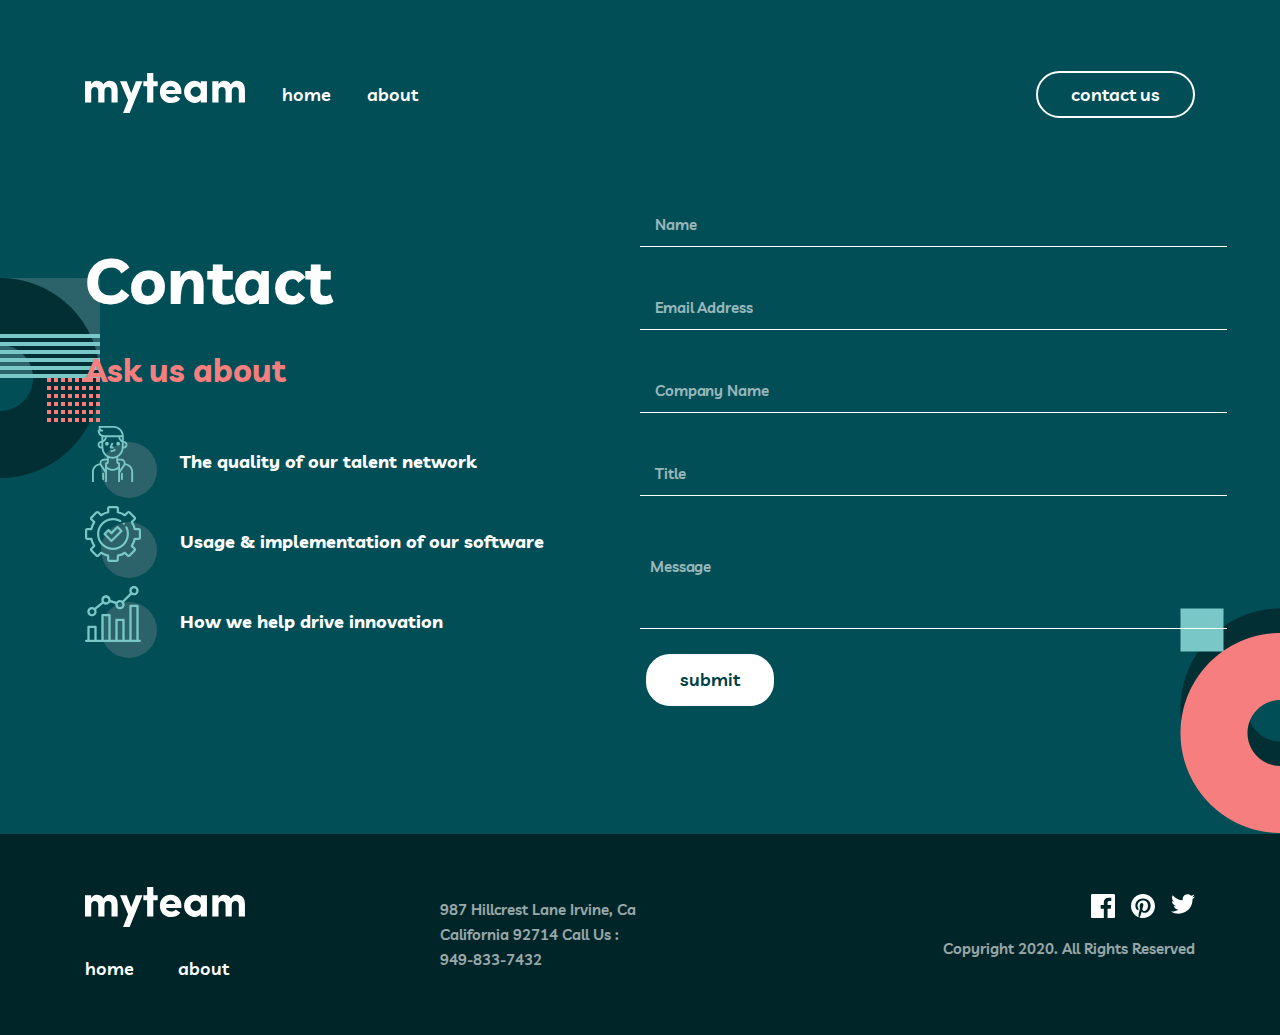
<file: contact.html>
<!DOCTYPE html>
<html lang="en">

<head>
    <meta charset="UTF-8">
    <meta name="viewport" content="width=device-width, initial-scale=1.0">
    <link rel="shortcut icon" href="https://www.flaticon.com/svg/static/icons/svg/921/921347.svg" type="image/x-icon">
    <title>Contact | My-team</title>
    <link rel="stylesheet" href="./assets/stylesheet/min.css/main.min.css">
    <link rel="stylesheet" href="./assets/fonts/transfonter.org-20201208-180004/stylesheet.css">

</head>

<body>
    <div class="overlay"></div>

    <header class="header">
        <div class="header__inner container">
            <div class="header-left">
                <a href="index.html" class="header-left__logo"><img src="./assets/icons/myteam.svg" alt="site logo"></a>
                <a href="index.html" class="header-left__link">home</a>
                <a href="about.html" class="header-left__link">about</a>
            </div>
            <div class="header-right">
                <a href="contact.html" class="header-right__link--primary">contact us</a>
            </div>
            <a href="javascript:void(0)" class="burger-button"><img src="./assets/icons/burger.svg" alt=""></a>
        </div>
        <div class="mobile-menu">
            <div class="mobile-menu__icon">
                <a class="close-btn" href="#"><img src="./assets/icons/close.svg" alt=""></a>
            </div>
            <div class="mobile-menu__link">
                <a href="index.html" class="link">home</a>
                <a href="about.html" class="link">about</a>
                <a href="contact.html" class="link button">contact us</a>
            </div>
        </div>
        </div>

    </header>

    <section class="form">
        <div class="form-inner container">
            <div class="right">
                <h1 class="right__title">Contact</h1>
                <h3 class="right__subtitle">Ask us about</h3>
                <div class="right__item">
                    <img src="./assets/icons/quality.svg" alt="quality" class="image">
                    <p class="name">The quality of our talent network</p>
                </div>
                <div class="right__item">
                    <img src="./assets/icons/setting.svg" alt="quality" class="image">
                    <p class="name">Usage & implementation of our software</p>
                </div>
                <div class="right__item">
                    <img src="./assets/icons/statistics.svg" alt="quality" class="image">
                    <p class="name">How we help drive innovation</p>
                </div>
            </div>
            <div class="left">
                <form action="https://echo.htmlacademy.ru" method="GET">
                    <input type="text" id="fname" name="first name">
                    <label for="fname">Name</label>

                    <input type="email" required name="email address" id="mail">
                    <label for="mail">Email Address</label>

                    <input type="text" id="company" name="Company name">
                    <label for="company">Company Name</label>

                    <input type="text" name="title" id="title">
                    <label for="title">Title</label>

                    <textarea name="message" id="message" cols="30" rows="3"></textarea>
                    <label for="message">Message</label>
                    <button type="submit">submit</button>
                </form>
            </div>
        </div>
    </section>




    <footer class="footer">
        <div class="footer__inner container">
            <div class="footer-left">
                <div class="footer-left__logo">
                    <a href="#" class="logo"><img src="./assets/icons/myteam.svg" alt=""></a>
                    <a class="footer-link mr" href="#">home</a>
                    <a class="footer-link" href="#">about</a>
                </div>
                <div class="footer-left__address">
                    <p>
                        987 Hillcrest Lane
                        Irvine, Ca
                        California 92714
                        Call Us : 949-833-7432
                    </p>
                </div>
            </div>
            <div class="footer-right">
                <div class="footer-right__top">
                    <a href="#">
                        <svg width="24" height="24" viewBox="0 0 24 24" xmlns="http://www.w3.org/2000/svg">
                            <path
                                d="M22.675 0H1.325C0.593 0 0 0.593 0 1.325V22.676C0 23.407 0.593 24 1.325 24H12.82V14.706H9.692V11.084H12.82V8.413C12.82 5.313 14.713 3.625 17.479 3.625C18.804 3.625 19.942 3.724 20.274 3.768V7.008L18.356 7.009C16.852 7.009 16.561 7.724 16.561 8.772V11.085H20.148L19.681 14.707H16.561V24H22.677C23.407 24 24 23.407 24 22.675V1.325C24 0.593 23.407 0 22.675 0Z" />
                        </svg>

                    </a>
                    <a href="#">
                        <svg width="24" height="24" viewBox="0 0 24 24" xmlns="http://www.w3.org/2000/svg">
                            <path id="Path"
                                d="M12 0C5.373 0 0 5.372 0 12C0 17.084 3.163 21.426 7.627 23.174C7.522 22.225 7.427 20.769 7.669 19.733C7.887 18.796 9.076 13.768 9.076 13.768C9.076 13.768 8.717 13.049 8.717 11.986C8.717 10.318 9.684 9.072 10.888 9.072C11.911 9.072 12.406 9.841 12.406 10.762C12.406 11.791 11.751 13.33 11.412 14.757C11.129 15.951 12.011 16.926 13.189 16.926C15.322 16.926 16.961 14.677 16.961 11.431C16.961 8.558 14.897 6.549 11.949 6.549C8.535 6.549 6.531 9.11 6.531 11.756C6.531 12.787 6.928 13.894 7.424 14.494C7.522 14.613 7.536 14.718 7.507 14.839L7.174 16.199C7.121 16.419 7 16.466 6.772 16.36C5.273 15.662 4.336 13.471 4.336 11.711C4.336 7.926 7.086 4.449 12.265 4.449C16.428 4.449 19.663 7.416 19.663 11.38C19.663 15.516 17.056 18.844 13.436 18.844C12.22 18.844 11.077 18.213 10.686 17.466L9.938 20.319C9.667 21.362 8.936 22.669 8.446 23.465C9.57 23.812 10.763 24 12 24C18.627 24 24 18.627 24 12C24 5.372 18.627 0 12 0Z" />
                        </svg>

                    </a>
                    <a href="#">
                        <svg width="24" height="20" viewBox="0 0 24 20" xmlns="http://www.w3.org/2000/svg">
                            <path id="Path"
                                d="M24 2.55699C23.117 2.94899 22.168 3.21299 21.172 3.33199C22.189 2.72299 22.97 1.75799 23.337 0.607986C22.386 1.17199 21.332 1.58199 20.21 1.80299C19.313 0.845986 18.032 0.247986 16.616 0.247986C13.437 0.247986 11.101 3.21399 11.819 6.29299C7.728 6.08799 4.1 4.12799 1.671 1.14899C0.381 3.36199 1.002 6.25699 3.194 7.72299C2.388 7.69699 1.628 7.47599 0.965 7.10699C0.911 9.38799 2.546 11.522 4.914 11.997C4.221 12.185 3.462 12.229 2.69 12.081C3.316 14.037 5.134 15.46 7.29 15.5C5.22 17.123 2.612 17.848 0 17.54C2.179 18.937 4.768 19.752 7.548 19.752C16.69 19.752 21.855 12.031 21.543 5.10599C22.505 4.41099 23.34 3.54399 24 2.55699Z" />
                        </svg>

                    </a>
                </div>
                <div class="footer-right__bottom">
                    <p class="copyright">Copyright 2020. All Rights Reserved</p>
                </div>
            </div>
        </div>
    </footer>
    <script src="https://code.jquery.com/jquery-3.5.1.min.js"
        integrity="sha256-9/aliU8dGd2tb6OSsuzixeV4y/faTqgFtohetphbbj0=" crossorigin="anonymous"></script>
    <script src="./assets/scripts/app.main.js"></script>
</body>

</html>
</file>
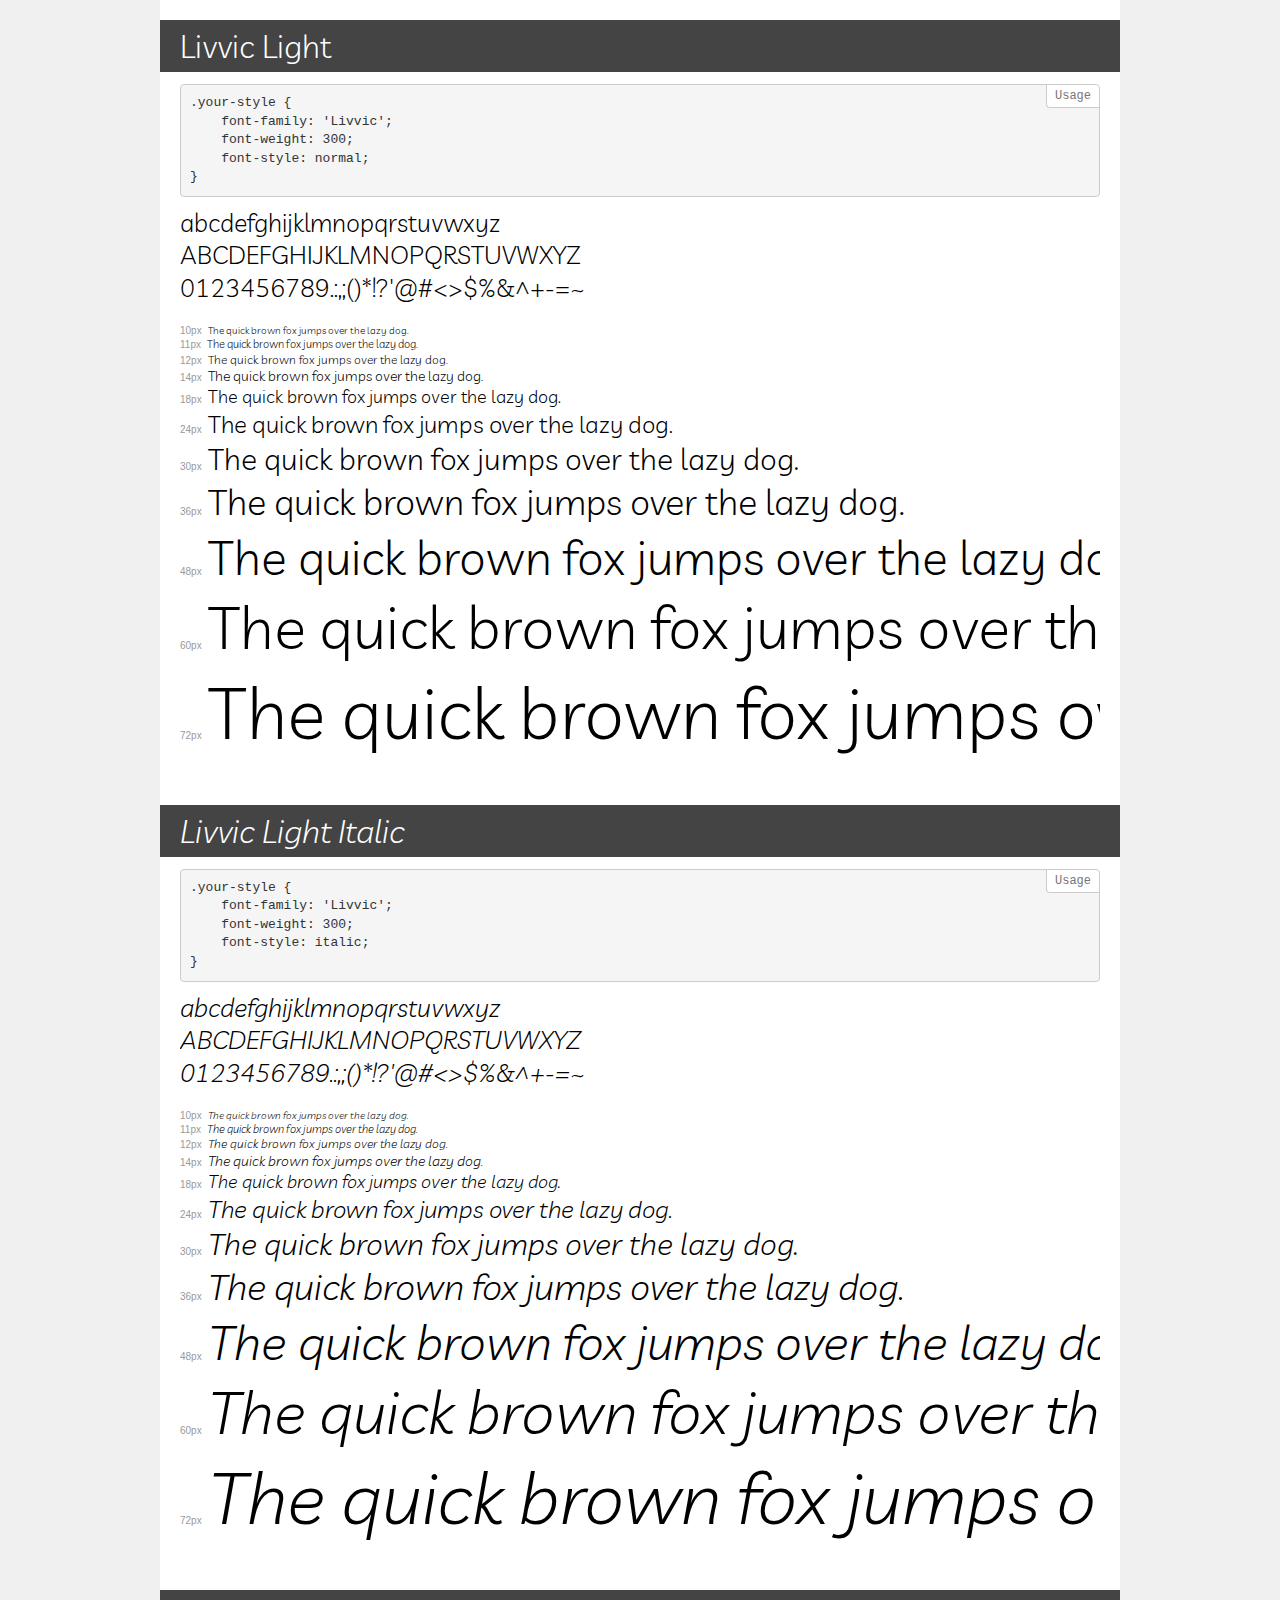
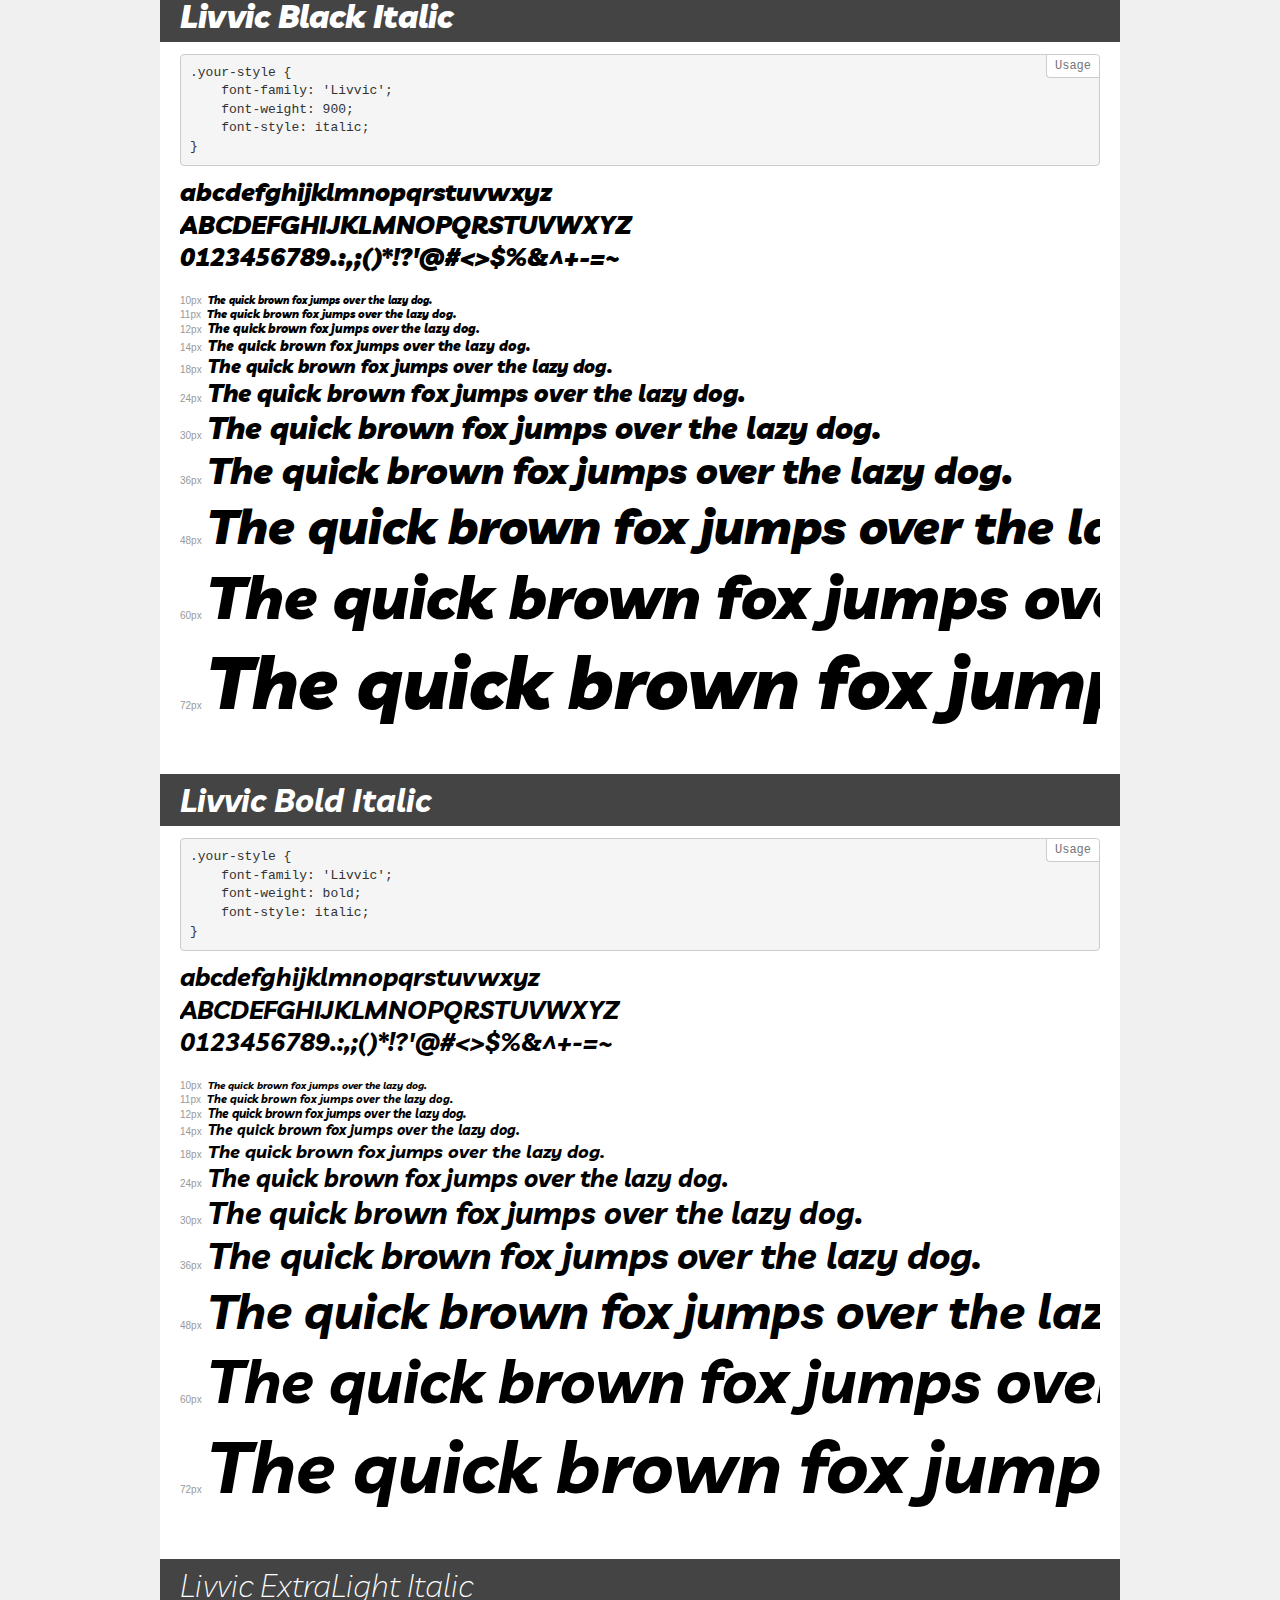
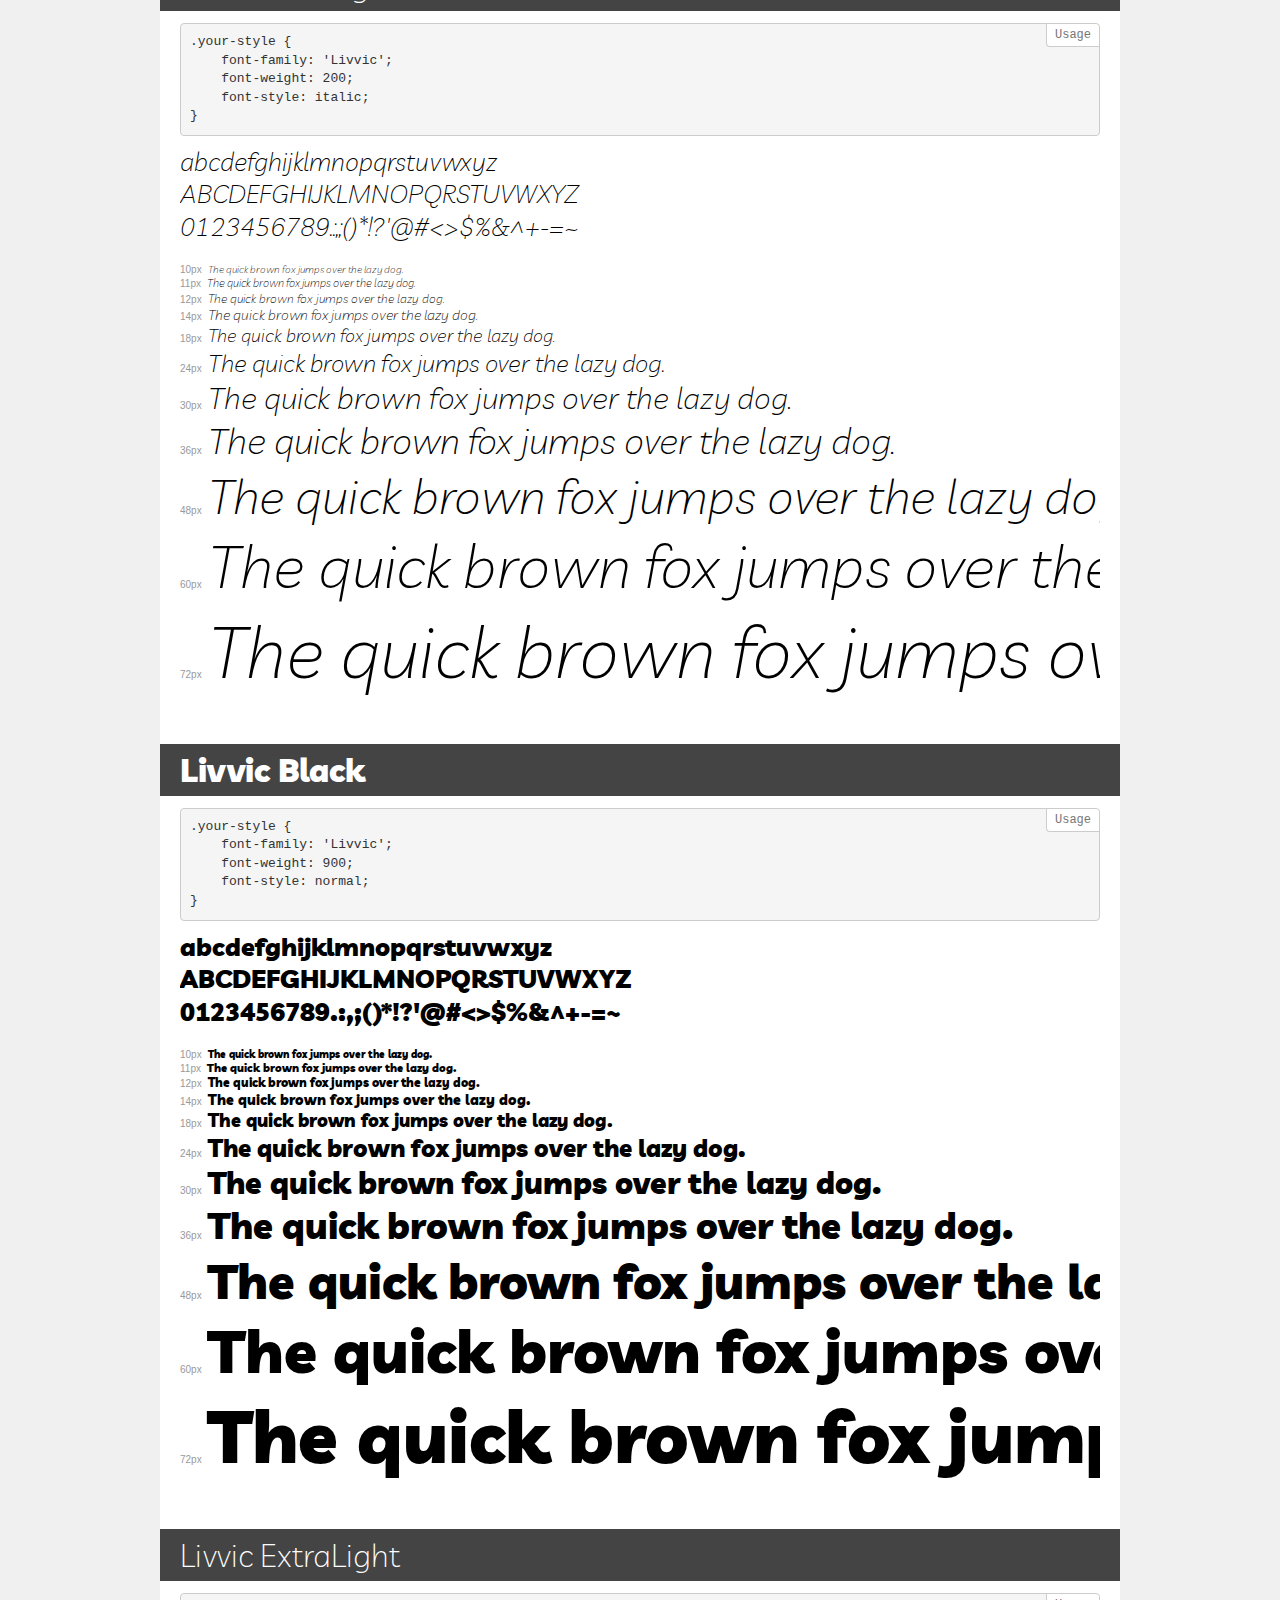
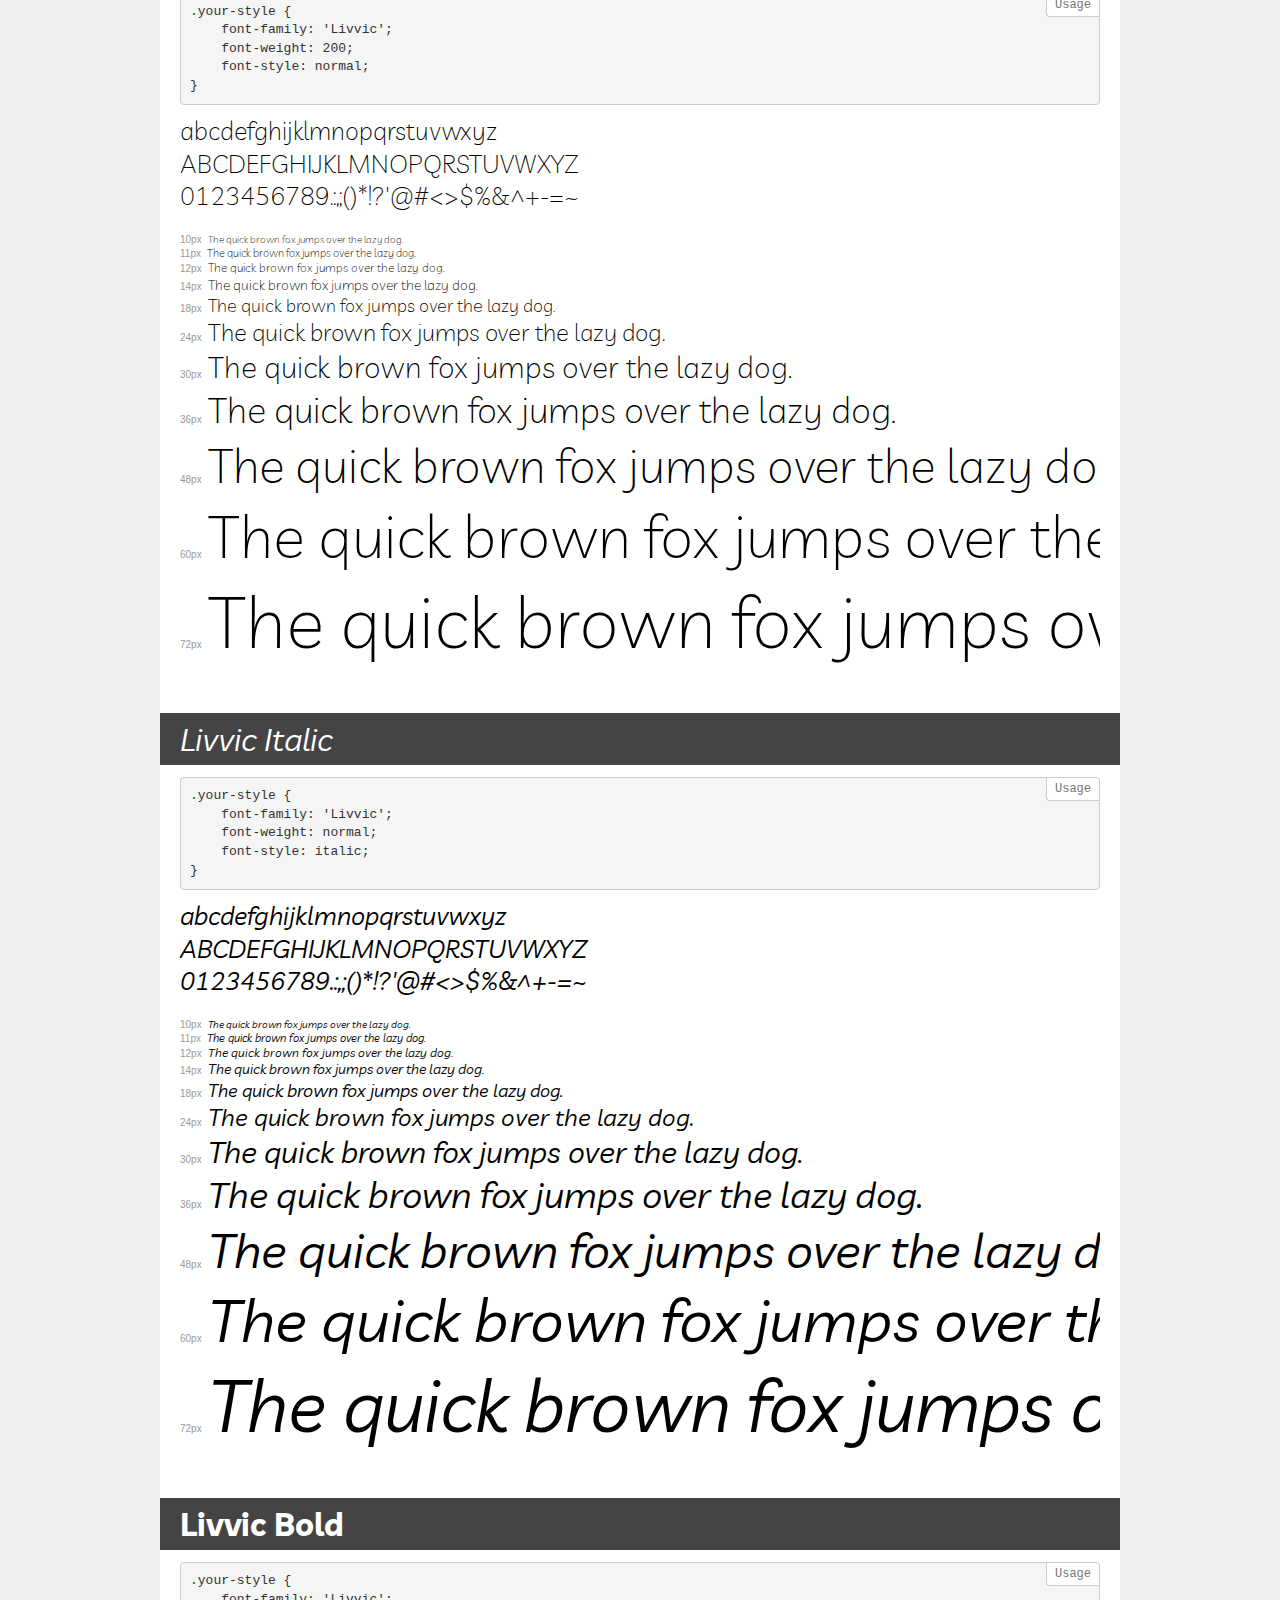
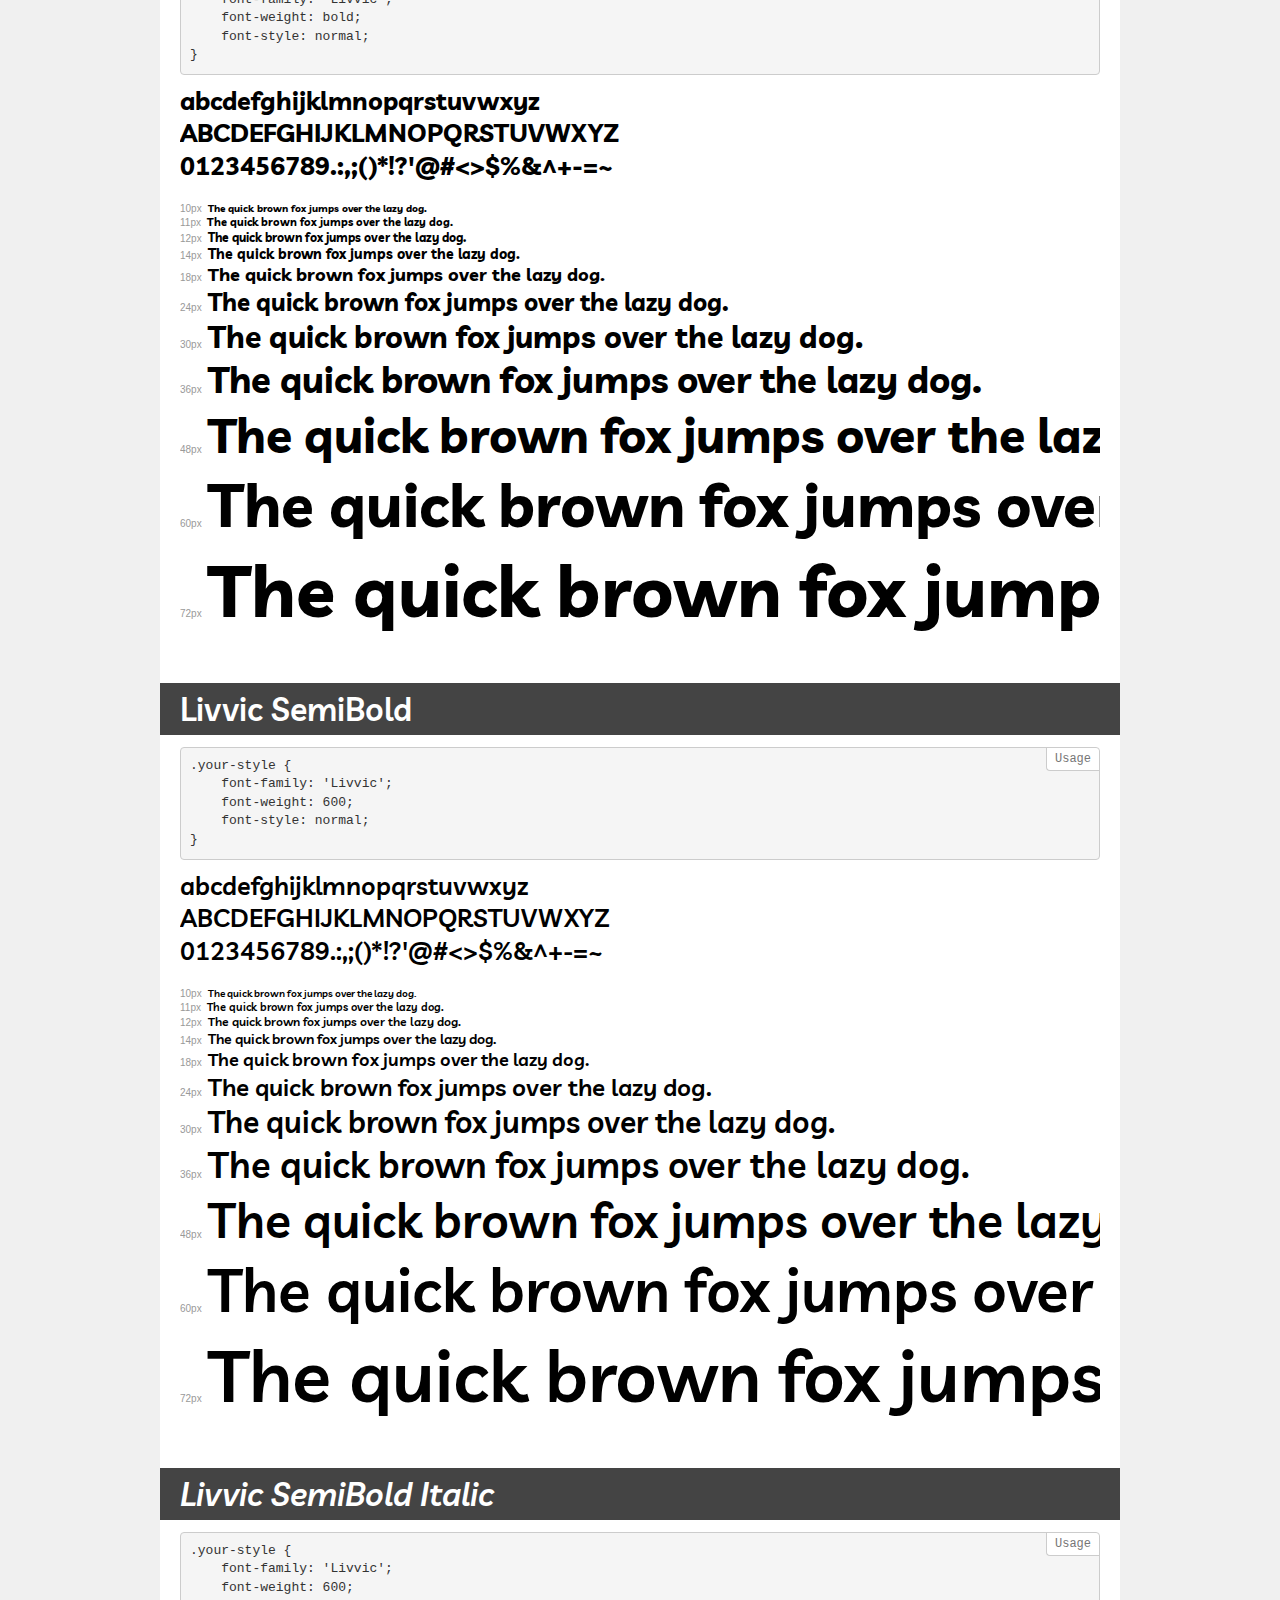
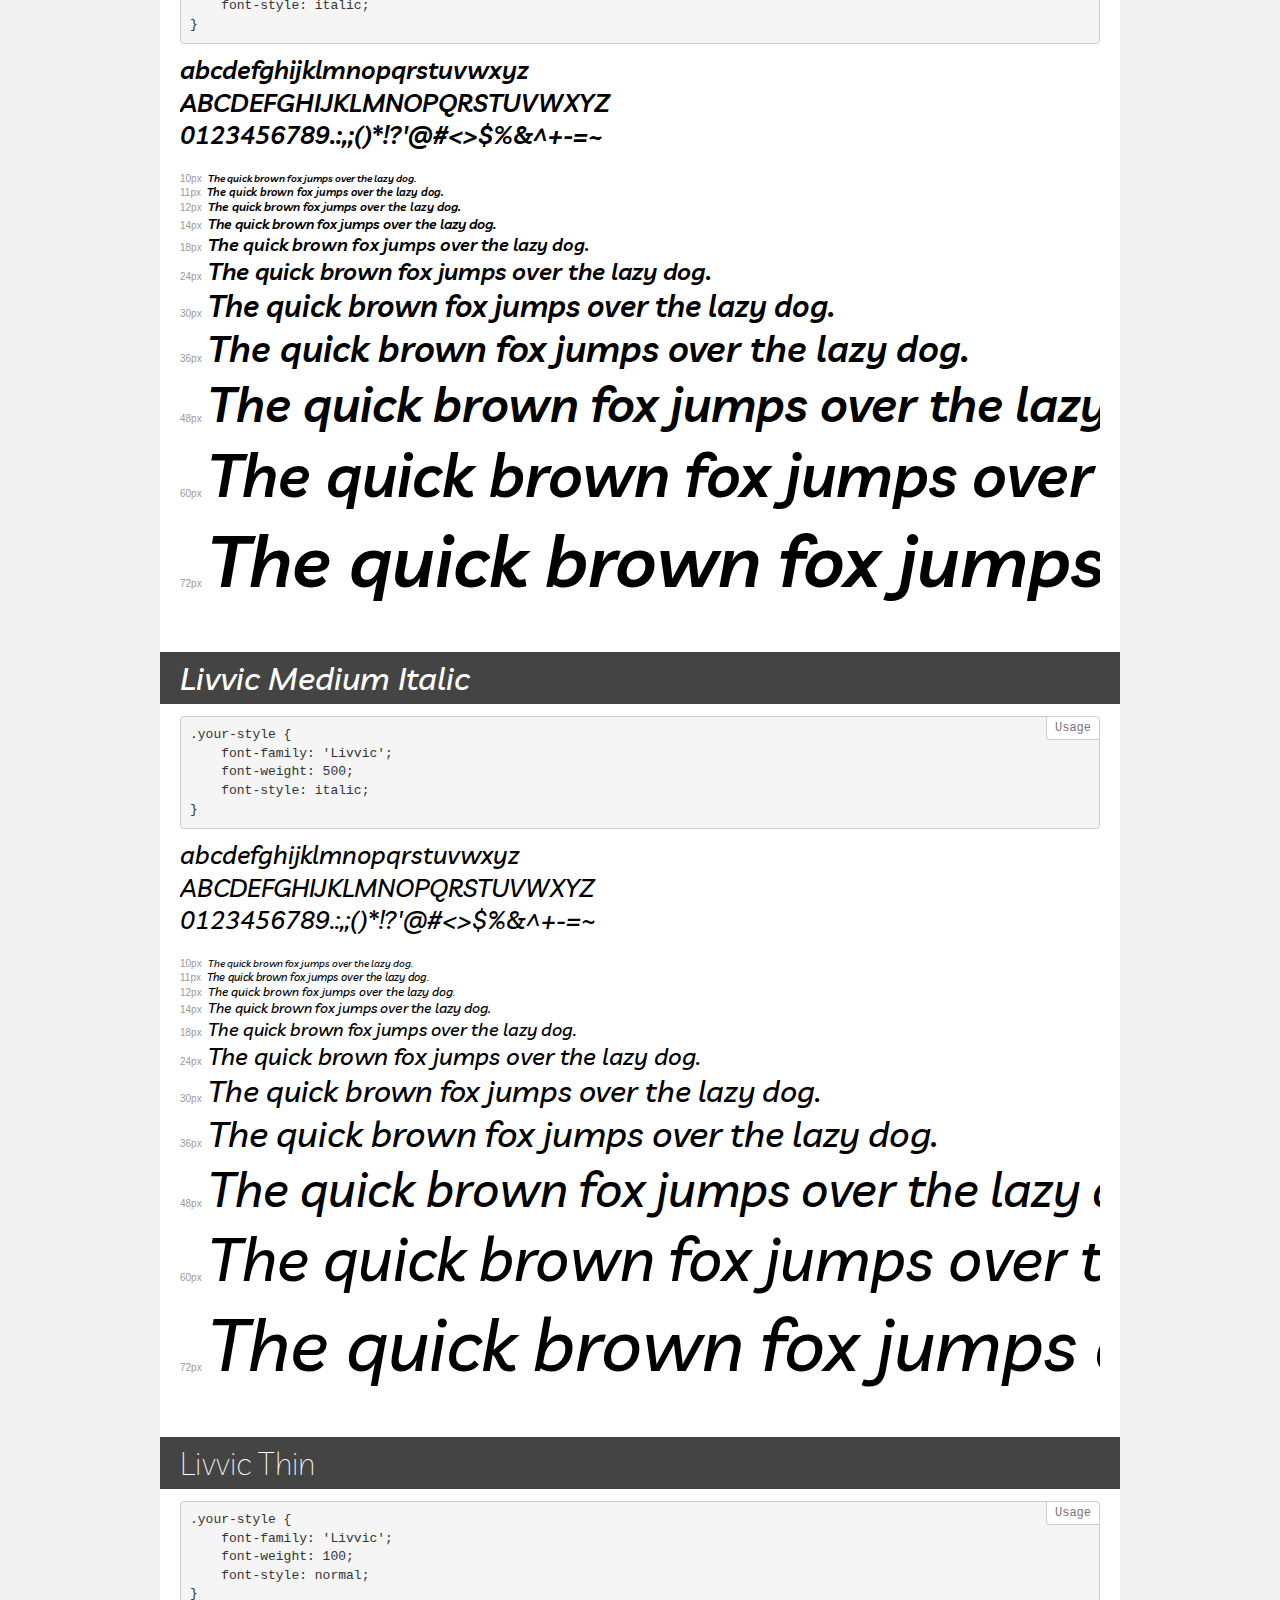
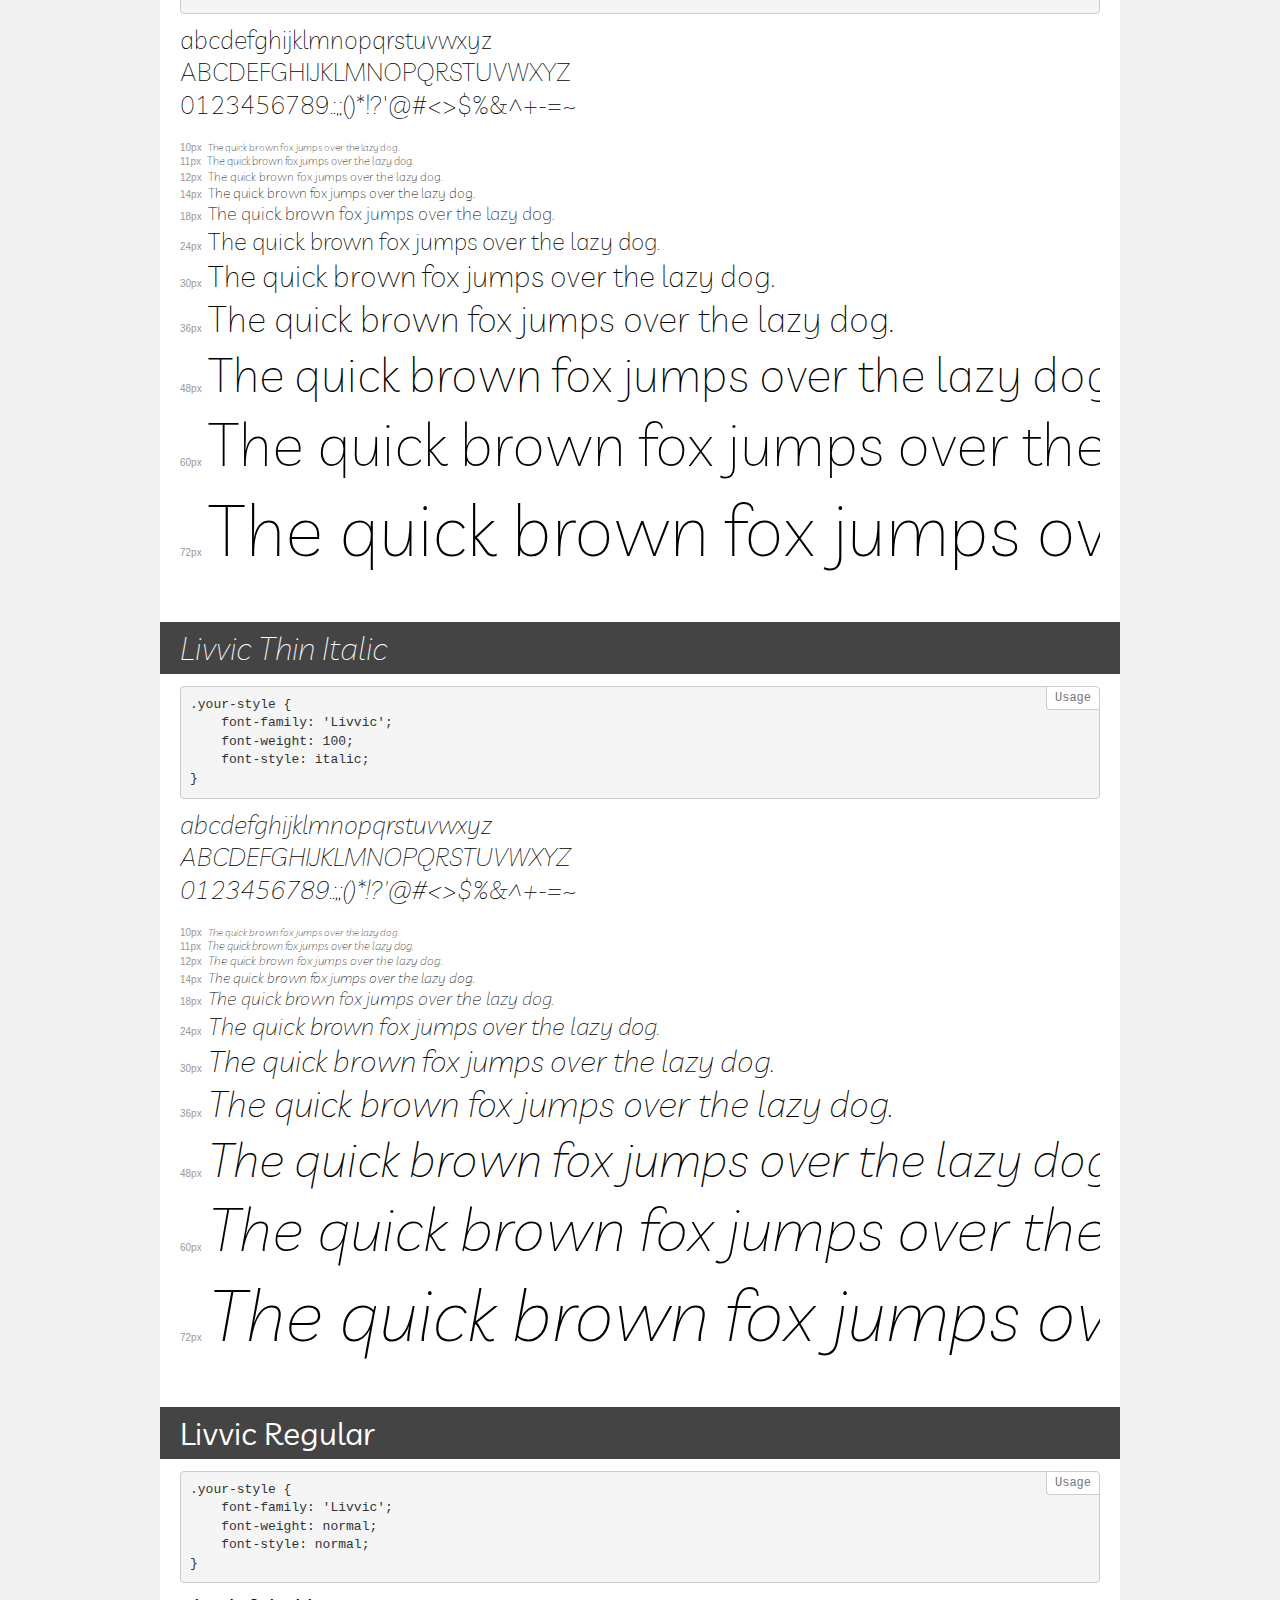
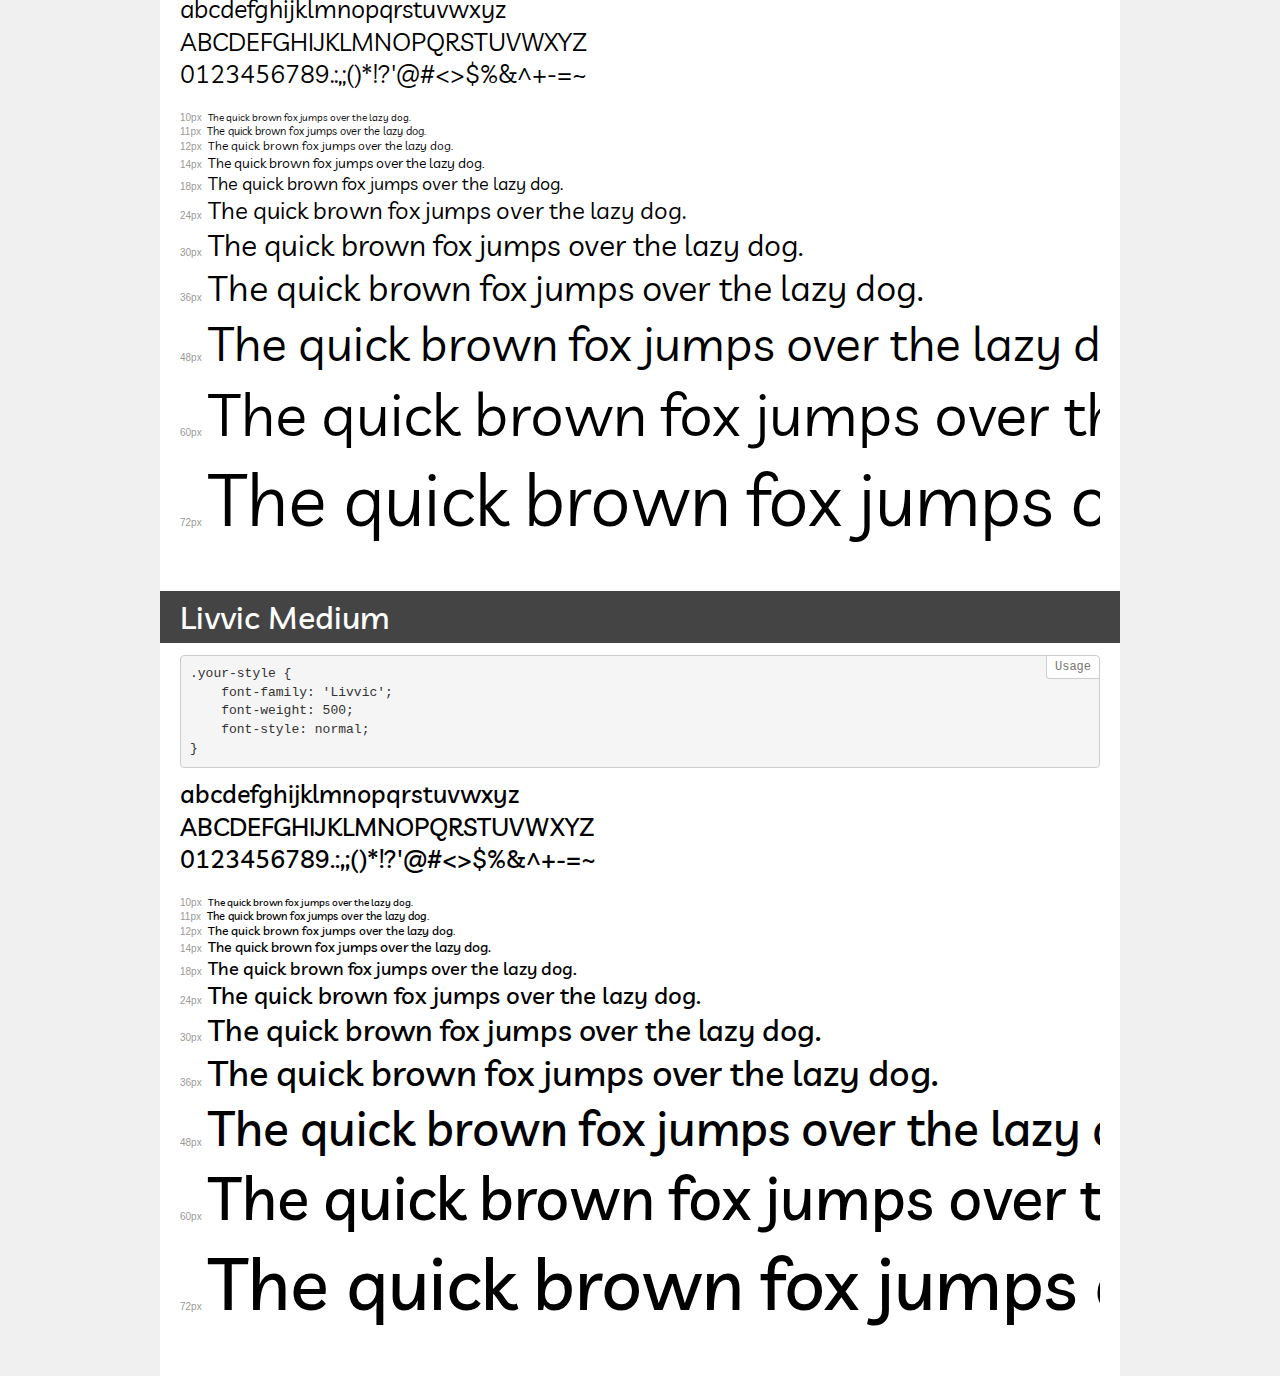
<file: assets/fonts/transfonter.org-20201208-180004/demo.html>
<!DOCTYPE html>
<html lang="en">
<head>
    <meta charset="utf-8">
    <meta http-equiv="X-UA-Compatible" content="IE=edge">
    <meta name="viewport" content="width=device-width, initial-scale=1">
    <meta name="robots" content="noindex, noarchive">
    <meta name="format-detection" content="telephone=no">
    <title>Transfonter demo</title>
    <link href="stylesheet.css" rel="stylesheet">
    <style>
        /*
        http://meyerweb.com/eric/tools/css/reset/
        v2.0 | 20110126
        License: none (public domain)
        */
        html, body, div, span, applet, object, iframe,
        h1, h2, h3, h4, h5, h6, p, blockquote, pre,
        a, abbr, acronym, address, big, cite, code,
        del, dfn, em, img, ins, kbd, q, s, samp,
        small, strike, strong, sub, sup, tt, var,
        b, u, i, center,
        dl, dt, dd, ol, ul, li,
        fieldset, form, label, legend,
        table, caption, tbody, tfoot, thead, tr, th, td,
        article, aside, canvas, details, embed,
        figure, figcaption, footer, header, hgroup,
        menu, nav, output, ruby, section, summary,
        time, mark, audio, video {
            margin: 0;
            padding: 0;
            border: 0;
            font-size: 100%;
            font: inherit;
            vertical-align: baseline;
        }
        /* HTML5 display-role reset for older browsers */
        article, aside, details, figcaption, figure,
        footer, header, hgroup, menu, nav, section {
            display: block;
        }
        body {
            line-height: 1;
        }
        ol, ul {
            list-style: none;
        }
        blockquote, q {
            quotes: none;
        }
        blockquote:before, blockquote:after,
        q:before, q:after {
            content: '';
            content: none;
        }
        table {
            border-collapse: collapse;
            border-spacing: 0;
        }
        /* demo styles */
        body {
            background: #f0f0f0;
            color: #000;
        }
        .page {
            background: #fff;
            width: 920px;
            margin: 0 auto;
            padding: 20px 20px 0 20px;
            overflow: hidden;
        }
        .font-container {
            overflow-x: auto;
            overflow-y: hidden;
            margin-bottom: 40px;
            line-height: 1.3;
            white-space: nowrap;
            padding-bottom: 5px;
        }
        h1 {
            position: relative;
            background: #444;
            font-size: 32px;
            color: #fff;
            padding: 10px 20px;
            margin: 0 -20px 12px -20px;
        }
        .letters {
            font-size: 25px;
            margin-bottom: 20px;
        }
        .s10:before {
            content: '10px';
        }
        .s11:before {
            content: '11px';
        }
        .s12:before {
            content: '12px';
        }
        .s14:before {
            content: '14px';
        }
        .s18:before {
            content: '18px';
        }
        .s24:before {
            content: '24px';
        }
        .s30:before {
            content: '30px';
        }
        .s36:before {
            content: '36px';
        }
        .s48:before {
            content: '48px';
        }
        .s60:before {
            content: '60px';
        }
        .s72:before {
            content: '72px';
        }
        .s10:before, .s11:before, .s12:before, .s14:before,
        .s18:before, .s24:before, .s30:before, .s36:before,
        .s48:before, .s60:before, .s72:before {
            font-family: Arial, sans-serif;
            font-size: 10px;
            font-weight: normal;
            font-style: normal;
            color: #999;
            padding-right: 6px;
        }
        pre {
            display: block;
            position: relative;
            padding: 9px;
            margin: 0 0 10px;
            font-family: Monaco, Menlo, Consolas, "Courier New", monospace;
            font-size: 13px;
            line-height: 1.428571429;
            color: #333;
            font-weight: normal;
            font-style: normal;
            background-color: #f5f5f5;
            border: 1px solid #ccc;
            overflow-x: auto;
            border-radius: 4px;
        }
        pre:after {
            display: block;
            position: absolute;
            right: 0;
            top: 0;
            content: 'Usage';
            line-height: 1;
            padding: 5px 8px;
            font-size: 12px;
            color: #767676;
            background-color: #fff;
            border: 1px solid #ccc;
            border-right: none;
            border-top: none;
            border-radius: 0 4px 0 4px;
            z-index: 10;
        }
        /* responsive */
        @media (max-width: 959px) {
            .page {
                width: auto;
                margin: 0;
            }
        }
    </style>
</head>
<body>
<div class="page">
    <div class="demo">
        <h1 style="font-family: 'Livvic'; font-weight: 300; font-style: normal;">Livvic Light</h1>
        <pre>.your-style {
    font-family: 'Livvic';
    font-weight: 300;
    font-style: normal;
}</pre>
        <div class="font-container" style="font-family: 'Livvic'; font-weight: 300; font-style: normal;">
            <p class="letters">
                abcdefghijklmnopqrstuvwxyz<br>
ABCDEFGHIJKLMNOPQRSTUVWXYZ<br>
                0123456789.:,;()*!?'@#<>$%&^+-=~
            </p>
            <p class="s10" style="font-size: 10px;">The quick brown fox jumps over the lazy dog.</p>
            <p class="s11" style="font-size: 11px;">The quick brown fox jumps over the lazy dog.</p>
            <p class="s12" style="font-size: 12px;">The quick brown fox jumps over the lazy dog.</p>
            <p class="s14" style="font-size: 14px;">The quick brown fox jumps over the lazy dog.</p>
            <p class="s18" style="font-size: 18px;">The quick brown fox jumps over the lazy dog.</p>
            <p class="s24" style="font-size: 24px;">The quick brown fox jumps over the lazy dog.</p>
            <p class="s30" style="font-size: 30px;">The quick brown fox jumps over the lazy dog.</p>
            <p class="s36" style="font-size: 36px;">The quick brown fox jumps over the lazy dog.</p>
            <p class="s48" style="font-size: 48px;">The quick brown fox jumps over the lazy dog.</p>
            <p class="s60" style="font-size: 60px;">The quick brown fox jumps over the lazy dog.</p>
            <p class="s72" style="font-size: 72px;">The quick brown fox jumps over the lazy dog.</p>
        </div>
    </div>
    <div class="demo">
        <h1 style="font-family: 'Livvic'; font-weight: 300; font-style: italic;">Livvic Light Italic</h1>
        <pre>.your-style {
    font-family: 'Livvic';
    font-weight: 300;
    font-style: italic;
}</pre>
        <div class="font-container" style="font-family: 'Livvic'; font-weight: 300; font-style: italic;">
            <p class="letters">
                abcdefghijklmnopqrstuvwxyz<br>
ABCDEFGHIJKLMNOPQRSTUVWXYZ<br>
                0123456789.:,;()*!?'@#<>$%&^+-=~
            </p>
            <p class="s10" style="font-size: 10px;">The quick brown fox jumps over the lazy dog.</p>
            <p class="s11" style="font-size: 11px;">The quick brown fox jumps over the lazy dog.</p>
            <p class="s12" style="font-size: 12px;">The quick brown fox jumps over the lazy dog.</p>
            <p class="s14" style="font-size: 14px;">The quick brown fox jumps over the lazy dog.</p>
            <p class="s18" style="font-size: 18px;">The quick brown fox jumps over the lazy dog.</p>
            <p class="s24" style="font-size: 24px;">The quick brown fox jumps over the lazy dog.</p>
            <p class="s30" style="font-size: 30px;">The quick brown fox jumps over the lazy dog.</p>
            <p class="s36" style="font-size: 36px;">The quick brown fox jumps over the lazy dog.</p>
            <p class="s48" style="font-size: 48px;">The quick brown fox jumps over the lazy dog.</p>
            <p class="s60" style="font-size: 60px;">The quick brown fox jumps over the lazy dog.</p>
            <p class="s72" style="font-size: 72px;">The quick brown fox jumps over the lazy dog.</p>
        </div>
    </div>
    <div class="demo">
        <h1 style="font-family: 'Livvic'; font-weight: 900; font-style: italic;">Livvic Black Italic</h1>
        <pre>.your-style {
    font-family: 'Livvic';
    font-weight: 900;
    font-style: italic;
}</pre>
        <div class="font-container" style="font-family: 'Livvic'; font-weight: 900; font-style: italic;">
            <p class="letters">
                abcdefghijklmnopqrstuvwxyz<br>
ABCDEFGHIJKLMNOPQRSTUVWXYZ<br>
                0123456789.:,;()*!?'@#<>$%&^+-=~
            </p>
            <p class="s10" style="font-size: 10px;">The quick brown fox jumps over the lazy dog.</p>
            <p class="s11" style="font-size: 11px;">The quick brown fox jumps over the lazy dog.</p>
            <p class="s12" style="font-size: 12px;">The quick brown fox jumps over the lazy dog.</p>
            <p class="s14" style="font-size: 14px;">The quick brown fox jumps over the lazy dog.</p>
            <p class="s18" style="font-size: 18px;">The quick brown fox jumps over the lazy dog.</p>
            <p class="s24" style="font-size: 24px;">The quick brown fox jumps over the lazy dog.</p>
            <p class="s30" style="font-size: 30px;">The quick brown fox jumps over the lazy dog.</p>
            <p class="s36" style="font-size: 36px;">The quick brown fox jumps over the lazy dog.</p>
            <p class="s48" style="font-size: 48px;">The quick brown fox jumps over the lazy dog.</p>
            <p class="s60" style="font-size: 60px;">The quick brown fox jumps over the lazy dog.</p>
            <p class="s72" style="font-size: 72px;">The quick brown fox jumps over the lazy dog.</p>
        </div>
    </div>
    <div class="demo">
        <h1 style="font-family: 'Livvic'; font-weight: bold; font-style: italic;">Livvic Bold Italic</h1>
        <pre>.your-style {
    font-family: 'Livvic';
    font-weight: bold;
    font-style: italic;
}</pre>
        <div class="font-container" style="font-family: 'Livvic'; font-weight: bold; font-style: italic;">
            <p class="letters">
                abcdefghijklmnopqrstuvwxyz<br>
ABCDEFGHIJKLMNOPQRSTUVWXYZ<br>
                0123456789.:,;()*!?'@#<>$%&^+-=~
            </p>
            <p class="s10" style="font-size: 10px;">The quick brown fox jumps over the lazy dog.</p>
            <p class="s11" style="font-size: 11px;">The quick brown fox jumps over the lazy dog.</p>
            <p class="s12" style="font-size: 12px;">The quick brown fox jumps over the lazy dog.</p>
            <p class="s14" style="font-size: 14px;">The quick brown fox jumps over the lazy dog.</p>
            <p class="s18" style="font-size: 18px;">The quick brown fox jumps over the lazy dog.</p>
            <p class="s24" style="font-size: 24px;">The quick brown fox jumps over the lazy dog.</p>
            <p class="s30" style="font-size: 30px;">The quick brown fox jumps over the lazy dog.</p>
            <p class="s36" style="font-size: 36px;">The quick brown fox jumps over the lazy dog.</p>
            <p class="s48" style="font-size: 48px;">The quick brown fox jumps over the lazy dog.</p>
            <p class="s60" style="font-size: 60px;">The quick brown fox jumps over the lazy dog.</p>
            <p class="s72" style="font-size: 72px;">The quick brown fox jumps over the lazy dog.</p>
        </div>
    </div>
    <div class="demo">
        <h1 style="font-family: 'Livvic'; font-weight: 200; font-style: italic;">Livvic ExtraLight Italic</h1>
        <pre>.your-style {
    font-family: 'Livvic';
    font-weight: 200;
    font-style: italic;
}</pre>
        <div class="font-container" style="font-family: 'Livvic'; font-weight: 200; font-style: italic;">
            <p class="letters">
                abcdefghijklmnopqrstuvwxyz<br>
ABCDEFGHIJKLMNOPQRSTUVWXYZ<br>
                0123456789.:,;()*!?'@#<>$%&^+-=~
            </p>
            <p class="s10" style="font-size: 10px;">The quick brown fox jumps over the lazy dog.</p>
            <p class="s11" style="font-size: 11px;">The quick brown fox jumps over the lazy dog.</p>
            <p class="s12" style="font-size: 12px;">The quick brown fox jumps over the lazy dog.</p>
            <p class="s14" style="font-size: 14px;">The quick brown fox jumps over the lazy dog.</p>
            <p class="s18" style="font-size: 18px;">The quick brown fox jumps over the lazy dog.</p>
            <p class="s24" style="font-size: 24px;">The quick brown fox jumps over the lazy dog.</p>
            <p class="s30" style="font-size: 30px;">The quick brown fox jumps over the lazy dog.</p>
            <p class="s36" style="font-size: 36px;">The quick brown fox jumps over the lazy dog.</p>
            <p class="s48" style="font-size: 48px;">The quick brown fox jumps over the lazy dog.</p>
            <p class="s60" style="font-size: 60px;">The quick brown fox jumps over the lazy dog.</p>
            <p class="s72" style="font-size: 72px;">The quick brown fox jumps over the lazy dog.</p>
        </div>
    </div>
    <div class="demo">
        <h1 style="font-family: 'Livvic'; font-weight: 900; font-style: normal;">Livvic Black</h1>
        <pre>.your-style {
    font-family: 'Livvic';
    font-weight: 900;
    font-style: normal;
}</pre>
        <div class="font-container" style="font-family: 'Livvic'; font-weight: 900; font-style: normal;">
            <p class="letters">
                abcdefghijklmnopqrstuvwxyz<br>
ABCDEFGHIJKLMNOPQRSTUVWXYZ<br>
                0123456789.:,;()*!?'@#<>$%&^+-=~
            </p>
            <p class="s10" style="font-size: 10px;">The quick brown fox jumps over the lazy dog.</p>
            <p class="s11" style="font-size: 11px;">The quick brown fox jumps over the lazy dog.</p>
            <p class="s12" style="font-size: 12px;">The quick brown fox jumps over the lazy dog.</p>
            <p class="s14" style="font-size: 14px;">The quick brown fox jumps over the lazy dog.</p>
            <p class="s18" style="font-size: 18px;">The quick brown fox jumps over the lazy dog.</p>
            <p class="s24" style="font-size: 24px;">The quick brown fox jumps over the lazy dog.</p>
            <p class="s30" style="font-size: 30px;">The quick brown fox jumps over the lazy dog.</p>
            <p class="s36" style="font-size: 36px;">The quick brown fox jumps over the lazy dog.</p>
            <p class="s48" style="font-size: 48px;">The quick brown fox jumps over the lazy dog.</p>
            <p class="s60" style="font-size: 60px;">The quick brown fox jumps over the lazy dog.</p>
            <p class="s72" style="font-size: 72px;">The quick brown fox jumps over the lazy dog.</p>
        </div>
    </div>
    <div class="demo">
        <h1 style="font-family: 'Livvic'; font-weight: 200; font-style: normal;">Livvic ExtraLight</h1>
        <pre>.your-style {
    font-family: 'Livvic';
    font-weight: 200;
    font-style: normal;
}</pre>
        <div class="font-container" style="font-family: 'Livvic'; font-weight: 200; font-style: normal;">
            <p class="letters">
                abcdefghijklmnopqrstuvwxyz<br>
ABCDEFGHIJKLMNOPQRSTUVWXYZ<br>
                0123456789.:,;()*!?'@#<>$%&^+-=~
            </p>
            <p class="s10" style="font-size: 10px;">The quick brown fox jumps over the lazy dog.</p>
            <p class="s11" style="font-size: 11px;">The quick brown fox jumps over the lazy dog.</p>
            <p class="s12" style="font-size: 12px;">The quick brown fox jumps over the lazy dog.</p>
            <p class="s14" style="font-size: 14px;">The quick brown fox jumps over the lazy dog.</p>
            <p class="s18" style="font-size: 18px;">The quick brown fox jumps over the lazy dog.</p>
            <p class="s24" style="font-size: 24px;">The quick brown fox jumps over the lazy dog.</p>
            <p class="s30" style="font-size: 30px;">The quick brown fox jumps over the lazy dog.</p>
            <p class="s36" style="font-size: 36px;">The quick brown fox jumps over the lazy dog.</p>
            <p class="s48" style="font-size: 48px;">The quick brown fox jumps over the lazy dog.</p>
            <p class="s60" style="font-size: 60px;">The quick brown fox jumps over the lazy dog.</p>
            <p class="s72" style="font-size: 72px;">The quick brown fox jumps over the lazy dog.</p>
        </div>
    </div>
    <div class="demo">
        <h1 style="font-family: 'Livvic'; font-weight: normal; font-style: italic;">Livvic Italic</h1>
        <pre>.your-style {
    font-family: 'Livvic';
    font-weight: normal;
    font-style: italic;
}</pre>
        <div class="font-container" style="font-family: 'Livvic'; font-weight: normal; font-style: italic;">
            <p class="letters">
                abcdefghijklmnopqrstuvwxyz<br>
ABCDEFGHIJKLMNOPQRSTUVWXYZ<br>
                0123456789.:,;()*!?'@#<>$%&^+-=~
            </p>
            <p class="s10" style="font-size: 10px;">The quick brown fox jumps over the lazy dog.</p>
            <p class="s11" style="font-size: 11px;">The quick brown fox jumps over the lazy dog.</p>
            <p class="s12" style="font-size: 12px;">The quick brown fox jumps over the lazy dog.</p>
            <p class="s14" style="font-size: 14px;">The quick brown fox jumps over the lazy dog.</p>
            <p class="s18" style="font-size: 18px;">The quick brown fox jumps over the lazy dog.</p>
            <p class="s24" style="font-size: 24px;">The quick brown fox jumps over the lazy dog.</p>
            <p class="s30" style="font-size: 30px;">The quick brown fox jumps over the lazy dog.</p>
            <p class="s36" style="font-size: 36px;">The quick brown fox jumps over the lazy dog.</p>
            <p class="s48" style="font-size: 48px;">The quick brown fox jumps over the lazy dog.</p>
            <p class="s60" style="font-size: 60px;">The quick brown fox jumps over the lazy dog.</p>
            <p class="s72" style="font-size: 72px;">The quick brown fox jumps over the lazy dog.</p>
        </div>
    </div>
    <div class="demo">
        <h1 style="font-family: 'Livvic'; font-weight: bold; font-style: normal;">Livvic Bold</h1>
        <pre>.your-style {
    font-family: 'Livvic';
    font-weight: bold;
    font-style: normal;
}</pre>
        <div class="font-container" style="font-family: 'Livvic'; font-weight: bold; font-style: normal;">
            <p class="letters">
                abcdefghijklmnopqrstuvwxyz<br>
ABCDEFGHIJKLMNOPQRSTUVWXYZ<br>
                0123456789.:,;()*!?'@#<>$%&^+-=~
            </p>
            <p class="s10" style="font-size: 10px;">The quick brown fox jumps over the lazy dog.</p>
            <p class="s11" style="font-size: 11px;">The quick brown fox jumps over the lazy dog.</p>
            <p class="s12" style="font-size: 12px;">The quick brown fox jumps over the lazy dog.</p>
            <p class="s14" style="font-size: 14px;">The quick brown fox jumps over the lazy dog.</p>
            <p class="s18" style="font-size: 18px;">The quick brown fox jumps over the lazy dog.</p>
            <p class="s24" style="font-size: 24px;">The quick brown fox jumps over the lazy dog.</p>
            <p class="s30" style="font-size: 30px;">The quick brown fox jumps over the lazy dog.</p>
            <p class="s36" style="font-size: 36px;">The quick brown fox jumps over the lazy dog.</p>
            <p class="s48" style="font-size: 48px;">The quick brown fox jumps over the lazy dog.</p>
            <p class="s60" style="font-size: 60px;">The quick brown fox jumps over the lazy dog.</p>
            <p class="s72" style="font-size: 72px;">The quick brown fox jumps over the lazy dog.</p>
        </div>
    </div>
    <div class="demo">
        <h1 style="font-family: 'Livvic'; font-weight: 600; font-style: normal;">Livvic SemiBold</h1>
        <pre>.your-style {
    font-family: 'Livvic';
    font-weight: 600;
    font-style: normal;
}</pre>
        <div class="font-container" style="font-family: 'Livvic'; font-weight: 600; font-style: normal;">
            <p class="letters">
                abcdefghijklmnopqrstuvwxyz<br>
ABCDEFGHIJKLMNOPQRSTUVWXYZ<br>
                0123456789.:,;()*!?'@#<>$%&^+-=~
            </p>
            <p class="s10" style="font-size: 10px;">The quick brown fox jumps over the lazy dog.</p>
            <p class="s11" style="font-size: 11px;">The quick brown fox jumps over the lazy dog.</p>
            <p class="s12" style="font-size: 12px;">The quick brown fox jumps over the lazy dog.</p>
            <p class="s14" style="font-size: 14px;">The quick brown fox jumps over the lazy dog.</p>
            <p class="s18" style="font-size: 18px;">The quick brown fox jumps over the lazy dog.</p>
            <p class="s24" style="font-size: 24px;">The quick brown fox jumps over the lazy dog.</p>
            <p class="s30" style="font-size: 30px;">The quick brown fox jumps over the lazy dog.</p>
            <p class="s36" style="font-size: 36px;">The quick brown fox jumps over the lazy dog.</p>
            <p class="s48" style="font-size: 48px;">The quick brown fox jumps over the lazy dog.</p>
            <p class="s60" style="font-size: 60px;">The quick brown fox jumps over the lazy dog.</p>
            <p class="s72" style="font-size: 72px;">The quick brown fox jumps over the lazy dog.</p>
        </div>
    </div>
    <div class="demo">
        <h1 style="font-family: 'Livvic'; font-weight: 600; font-style: italic;">Livvic SemiBold Italic</h1>
        <pre>.your-style {
    font-family: 'Livvic';
    font-weight: 600;
    font-style: italic;
}</pre>
        <div class="font-container" style="font-family: 'Livvic'; font-weight: 600; font-style: italic;">
            <p class="letters">
                abcdefghijklmnopqrstuvwxyz<br>
ABCDEFGHIJKLMNOPQRSTUVWXYZ<br>
                0123456789.:,;()*!?'@#<>$%&^+-=~
            </p>
            <p class="s10" style="font-size: 10px;">The quick brown fox jumps over the lazy dog.</p>
            <p class="s11" style="font-size: 11px;">The quick brown fox jumps over the lazy dog.</p>
            <p class="s12" style="font-size: 12px;">The quick brown fox jumps over the lazy dog.</p>
            <p class="s14" style="font-size: 14px;">The quick brown fox jumps over the lazy dog.</p>
            <p class="s18" style="font-size: 18px;">The quick brown fox jumps over the lazy dog.</p>
            <p class="s24" style="font-size: 24px;">The quick brown fox jumps over the lazy dog.</p>
            <p class="s30" style="font-size: 30px;">The quick brown fox jumps over the lazy dog.</p>
            <p class="s36" style="font-size: 36px;">The quick brown fox jumps over the lazy dog.</p>
            <p class="s48" style="font-size: 48px;">The quick brown fox jumps over the lazy dog.</p>
            <p class="s60" style="font-size: 60px;">The quick brown fox jumps over the lazy dog.</p>
            <p class="s72" style="font-size: 72px;">The quick brown fox jumps over the lazy dog.</p>
        </div>
    </div>
    <div class="demo">
        <h1 style="font-family: 'Livvic'; font-weight: 500; font-style: italic;">Livvic Medium Italic</h1>
        <pre>.your-style {
    font-family: 'Livvic';
    font-weight: 500;
    font-style: italic;
}</pre>
        <div class="font-container" style="font-family: 'Livvic'; font-weight: 500; font-style: italic;">
            <p class="letters">
                abcdefghijklmnopqrstuvwxyz<br>
ABCDEFGHIJKLMNOPQRSTUVWXYZ<br>
                0123456789.:,;()*!?'@#<>$%&^+-=~
            </p>
            <p class="s10" style="font-size: 10px;">The quick brown fox jumps over the lazy dog.</p>
            <p class="s11" style="font-size: 11px;">The quick brown fox jumps over the lazy dog.</p>
            <p class="s12" style="font-size: 12px;">The quick brown fox jumps over the lazy dog.</p>
            <p class="s14" style="font-size: 14px;">The quick brown fox jumps over the lazy dog.</p>
            <p class="s18" style="font-size: 18px;">The quick brown fox jumps over the lazy dog.</p>
            <p class="s24" style="font-size: 24px;">The quick brown fox jumps over the lazy dog.</p>
            <p class="s30" style="font-size: 30px;">The quick brown fox jumps over the lazy dog.</p>
            <p class="s36" style="font-size: 36px;">The quick brown fox jumps over the lazy dog.</p>
            <p class="s48" style="font-size: 48px;">The quick brown fox jumps over the lazy dog.</p>
            <p class="s60" style="font-size: 60px;">The quick brown fox jumps over the lazy dog.</p>
            <p class="s72" style="font-size: 72px;">The quick brown fox jumps over the lazy dog.</p>
        </div>
    </div>
    <div class="demo">
        <h1 style="font-family: 'Livvic'; font-weight: 100; font-style: normal;">Livvic Thin</h1>
        <pre>.your-style {
    font-family: 'Livvic';
    font-weight: 100;
    font-style: normal;
}</pre>
        <div class="font-container" style="font-family: 'Livvic'; font-weight: 100; font-style: normal;">
            <p class="letters">
                abcdefghijklmnopqrstuvwxyz<br>
ABCDEFGHIJKLMNOPQRSTUVWXYZ<br>
                0123456789.:,;()*!?'@#<>$%&^+-=~
            </p>
            <p class="s10" style="font-size: 10px;">The quick brown fox jumps over the lazy dog.</p>
            <p class="s11" style="font-size: 11px;">The quick brown fox jumps over the lazy dog.</p>
            <p class="s12" style="font-size: 12px;">The quick brown fox jumps over the lazy dog.</p>
            <p class="s14" style="font-size: 14px;">The quick brown fox jumps over the lazy dog.</p>
            <p class="s18" style="font-size: 18px;">The quick brown fox jumps over the lazy dog.</p>
            <p class="s24" style="font-size: 24px;">The quick brown fox jumps over the lazy dog.</p>
            <p class="s30" style="font-size: 30px;">The quick brown fox jumps over the lazy dog.</p>
            <p class="s36" style="font-size: 36px;">The quick brown fox jumps over the lazy dog.</p>
            <p class="s48" style="font-size: 48px;">The quick brown fox jumps over the lazy dog.</p>
            <p class="s60" style="font-size: 60px;">The quick brown fox jumps over the lazy dog.</p>
            <p class="s72" style="font-size: 72px;">The quick brown fox jumps over the lazy dog.</p>
        </div>
    </div>
    <div class="demo">
        <h1 style="font-family: 'Livvic'; font-weight: 100; font-style: italic;">Livvic Thin Italic</h1>
        <pre>.your-style {
    font-family: 'Livvic';
    font-weight: 100;
    font-style: italic;
}</pre>
        <div class="font-container" style="font-family: 'Livvic'; font-weight: 100; font-style: italic;">
            <p class="letters">
                abcdefghijklmnopqrstuvwxyz<br>
ABCDEFGHIJKLMNOPQRSTUVWXYZ<br>
                0123456789.:,;()*!?'@#<>$%&^+-=~
            </p>
            <p class="s10" style="font-size: 10px;">The quick brown fox jumps over the lazy dog.</p>
            <p class="s11" style="font-size: 11px;">The quick brown fox jumps over the lazy dog.</p>
            <p class="s12" style="font-size: 12px;">The quick brown fox jumps over the lazy dog.</p>
            <p class="s14" style="font-size: 14px;">The quick brown fox jumps over the lazy dog.</p>
            <p class="s18" style="font-size: 18px;">The quick brown fox jumps over the lazy dog.</p>
            <p class="s24" style="font-size: 24px;">The quick brown fox jumps over the lazy dog.</p>
            <p class="s30" style="font-size: 30px;">The quick brown fox jumps over the lazy dog.</p>
            <p class="s36" style="font-size: 36px;">The quick brown fox jumps over the lazy dog.</p>
            <p class="s48" style="font-size: 48px;">The quick brown fox jumps over the lazy dog.</p>
            <p class="s60" style="font-size: 60px;">The quick brown fox jumps over the lazy dog.</p>
            <p class="s72" style="font-size: 72px;">The quick brown fox jumps over the lazy dog.</p>
        </div>
    </div>
    <div class="demo">
        <h1 style="font-family: 'Livvic'; font-weight: normal; font-style: normal;">Livvic Regular</h1>
        <pre>.your-style {
    font-family: 'Livvic';
    font-weight: normal;
    font-style: normal;
}</pre>
        <div class="font-container" style="font-family: 'Livvic'; font-weight: normal; font-style: normal;">
            <p class="letters">
                abcdefghijklmnopqrstuvwxyz<br>
ABCDEFGHIJKLMNOPQRSTUVWXYZ<br>
                0123456789.:,;()*!?'@#<>$%&^+-=~
            </p>
            <p class="s10" style="font-size: 10px;">The quick brown fox jumps over the lazy dog.</p>
            <p class="s11" style="font-size: 11px;">The quick brown fox jumps over the lazy dog.</p>
            <p class="s12" style="font-size: 12px;">The quick brown fox jumps over the lazy dog.</p>
            <p class="s14" style="font-size: 14px;">The quick brown fox jumps over the lazy dog.</p>
            <p class="s18" style="font-size: 18px;">The quick brown fox jumps over the lazy dog.</p>
            <p class="s24" style="font-size: 24px;">The quick brown fox jumps over the lazy dog.</p>
            <p class="s30" style="font-size: 30px;">The quick brown fox jumps over the lazy dog.</p>
            <p class="s36" style="font-size: 36px;">The quick brown fox jumps over the lazy dog.</p>
            <p class="s48" style="font-size: 48px;">The quick brown fox jumps over the lazy dog.</p>
            <p class="s60" style="font-size: 60px;">The quick brown fox jumps over the lazy dog.</p>
            <p class="s72" style="font-size: 72px;">The quick brown fox jumps over the lazy dog.</p>
        </div>
    </div>
    <div class="demo">
        <h1 style="font-family: 'Livvic'; font-weight: 500; font-style: normal;">Livvic Medium</h1>
        <pre>.your-style {
    font-family: 'Livvic';
    font-weight: 500;
    font-style: normal;
}</pre>
        <div class="font-container" style="font-family: 'Livvic'; font-weight: 500; font-style: normal;">
            <p class="letters">
                abcdefghijklmnopqrstuvwxyz<br>
ABCDEFGHIJKLMNOPQRSTUVWXYZ<br>
                0123456789.:,;()*!?'@#<>$%&^+-=~
            </p>
            <p class="s10" style="font-size: 10px;">The quick brown fox jumps over the lazy dog.</p>
            <p class="s11" style="font-size: 11px;">The quick brown fox jumps over the lazy dog.</p>
            <p class="s12" style="font-size: 12px;">The quick brown fox jumps over the lazy dog.</p>
            <p class="s14" style="font-size: 14px;">The quick brown fox jumps over the lazy dog.</p>
            <p class="s18" style="font-size: 18px;">The quick brown fox jumps over the lazy dog.</p>
            <p class="s24" style="font-size: 24px;">The quick brown fox jumps over the lazy dog.</p>
            <p class="s30" style="font-size: 30px;">The quick brown fox jumps over the lazy dog.</p>
            <p class="s36" style="font-size: 36px;">The quick brown fox jumps over the lazy dog.</p>
            <p class="s48" style="font-size: 48px;">The quick brown fox jumps over the lazy dog.</p>
            <p class="s60" style="font-size: 60px;">The quick brown fox jumps over the lazy dog.</p>
            <p class="s72" style="font-size: 72px;">The quick brown fox jumps over the lazy dog.</p>
        </div>
    </div>
</div>
</body>
</html>
</file>
<file: assets/fonts/transfonter.org-20201208-180004/stylesheet.css>
@font-face {
    font-family: 'Livvic';
    src: url('Livvic-Light.eot');
    src: url('Livvic-Light.eot?#iefix') format('embedded-opentype'),
        url('Livvic-Light.woff') format('woff'),
        url('Livvic-Light.ttf') format('truetype');
    font-weight: 300;
    font-style: normal;
    font-display: swap;
}

@font-face {
    font-family: 'Livvic';
    src: url('Livvic-LightItalic.eot');
    src: url('Livvic-LightItalic.eot?#iefix') format('embedded-opentype'),
        url('Livvic-LightItalic.woff') format('woff'),
        url('Livvic-LightItalic.ttf') format('truetype');
    font-weight: 300;
    font-style: italic;
    font-display: swap;
}

@font-face {
    font-family: 'Livvic';
    src: url('Livvic-BlackItalic.eot');
    src: url('Livvic-BlackItalic.eot?#iefix') format('embedded-opentype'),
        url('Livvic-BlackItalic.woff') format('woff'),
        url('Livvic-BlackItalic.ttf') format('truetype');
    font-weight: 900;
    font-style: italic;
    font-display: swap;
}

@font-face {
    font-family: 'Livvic';
    src: url('Livvic-BoldItalic.eot');
    src: url('Livvic-BoldItalic.eot?#iefix') format('embedded-opentype'),
        url('Livvic-BoldItalic.woff') format('woff'),
        url('Livvic-BoldItalic.ttf') format('truetype');
    font-weight: bold;
    font-style: italic;
    font-display: swap;
}

@font-face {
    font-family: 'Livvic';
    src: url('Livvic-ExtraLightItalic.eot');
    src: url('Livvic-ExtraLightItalic.eot?#iefix') format('embedded-opentype'),
        url('Livvic-ExtraLightItalic.woff') format('woff'),
        url('Livvic-ExtraLightItalic.ttf') format('truetype');
    font-weight: 200;
    font-style: italic;
    font-display: swap;
}

@font-face {
    font-family: 'Livvic';
    src: url('Livvic-Black.eot');
    src: url('Livvic-Black.eot?#iefix') format('embedded-opentype'),
        url('Livvic-Black.woff') format('woff'),
        url('Livvic-Black.ttf') format('truetype');
    font-weight: 900;
    font-style: normal;
    font-display: swap;
}

@font-face {
    font-family: 'Livvic';
    src: url('Livvic-ExtraLight.eot');
    src: url('Livvic-ExtraLight.eot?#iefix') format('embedded-opentype'),
        url('Livvic-ExtraLight.woff') format('woff'),
        url('Livvic-ExtraLight.ttf') format('truetype');
    font-weight: 200;
    font-style: normal;
    font-display: swap;
}

@font-face {
    font-family: 'Livvic';
    src: url('Livvic-Italic.eot');
    src: url('Livvic-Italic.eot?#iefix') format('embedded-opentype'),
        url('Livvic-Italic.woff') format('woff'),
        url('Livvic-Italic.ttf') format('truetype');
    font-weight: normal;
    font-style: italic;
    font-display: swap;
}

@font-face {
    font-family: 'Livvic';
    src: url('Livvic-Bold.eot');
    src: url('Livvic-Bold.eot?#iefix') format('embedded-opentype'),
        url('Livvic-Bold.woff') format('woff'),
        url('Livvic-Bold.ttf') format('truetype');
    font-weight: bold;
    font-style: normal;
    font-display: swap;
}

@font-face {
    font-family: 'Livvic';
    src: url('Livvic-SemiBold.eot');
    src: url('Livvic-SemiBold.eot?#iefix') format('embedded-opentype'),
        url('Livvic-SemiBold.woff') format('woff'),
        url('Livvic-SemiBold.ttf') format('truetype');
    font-weight: 600;
    font-style: normal;
    font-display: swap;
}

@font-face {
    font-family: 'Livvic';
    src: url('Livvic-SemiBoldItalic.eot');
    src: url('Livvic-SemiBoldItalic.eot?#iefix') format('embedded-opentype'),
        url('Livvic-SemiBoldItalic.woff') format('woff'),
        url('Livvic-SemiBoldItalic.ttf') format('truetype');
    font-weight: 600;
    font-style: italic;
    font-display: swap;
}

@font-face {
    font-family: 'Livvic';
    src: url('Livvic-MediumItalic.eot');
    src: url('Livvic-MediumItalic.eot?#iefix') format('embedded-opentype'),
        url('Livvic-MediumItalic.woff') format('woff'),
        url('Livvic-MediumItalic.ttf') format('truetype');
    font-weight: 500;
    font-style: italic;
    font-display: swap;
}

@font-face {
    font-family: 'Livvic';
    src: url('Livvic-Thin.eot');
    src: url('Livvic-Thin.eot?#iefix') format('embedded-opentype'),
        url('Livvic-Thin.woff') format('woff'),
        url('Livvic-Thin.ttf') format('truetype');
    font-weight: 100;
    font-style: normal;
    font-display: swap;
}

@font-face {
    font-family: 'Livvic';
    src: url('Livvic-ThinItalic.eot');
    src: url('Livvic-ThinItalic.eot?#iefix') format('embedded-opentype'),
        url('Livvic-ThinItalic.woff') format('woff'),
        url('Livvic-ThinItalic.ttf') format('truetype');
    font-weight: 100;
    font-style: italic;
    font-display: swap;
}

@font-face {
    font-family: 'Livvic';
    src: url('Livvic-Regular.eot');
    src: url('Livvic-Regular.eot?#iefix') format('embedded-opentype'),
        url('Livvic-Regular.woff') format('woff'),
        url('Livvic-Regular.ttf') format('truetype');
    font-weight: normal;
    font-style: normal;
    font-display: swap;
}

@font-face {
    font-family: 'Livvic';
    src: url('Livvic-Medium.eot');
    src: url('Livvic-Medium.eot?#iefix') format('embedded-opentype'),
        url('Livvic-Medium.woff') format('woff'),
        url('Livvic-Medium.ttf') format('truetype');
    font-weight: 500;
    font-style: normal;
    font-display: swap;
}
</file>
<file: assets/stylesheet/min.css/main.min.css>
/*! normalize.css v8.0.1 | MIT License | github.com/necolas/normalize.css */html{line-height:1.15;-webkit-text-size-adjust:100%}body{margin:0}main{display:block}h1{font-size:2em;margin:0}hr{-webkit-box-sizing:content-box;box-sizing:content-box;height:0;overflow:visible}h3,h4,h5,h6,h2{padding:0;margin:0}pre{font-family:monospace, monospace;font-size:1em}a{background-color:transparent}abbr[title]{border-bottom:none;text-decoration:underline;-webkit-text-decoration:underline dotted;text-decoration:underline dotted}b,strong{font-weight:bolder}code,kbd,samp{font-family:monospace, monospace;font-size:1em}small{font-size:80%}sub,sup{font-size:75%;line-height:0;position:relative;vertical-align:baseline}sub{bottom:-0.25em}sup{top:-0.5em}img{border-style:none}button,input,optgroup,select,textarea{font-family:inherit;font-size:100%;line-height:1.15;margin:0}button,input{overflow:visible}button,select{text-transform:none}button,[type="button"],[type="reset"],[type="submit"]{-webkit-appearance:button}button::-moz-focus-inner,[type="button"]::-moz-focus-inner,[type="reset"]::-moz-focus-inner,[type="submit"]::-moz-focus-inner{border-style:none;padding:0}button:-moz-focusring,[type="button"]:-moz-focusring,[type="reset"]:-moz-focusring,[type="submit"]:-moz-focusring{outline:1px dotted ButtonText}fieldset{padding:0.35em 0.75em 0.625em}legend{-webkit-box-sizing:border-box;box-sizing:border-box;color:inherit;display:table;max-width:100%;padding:0;white-space:normal}progress{vertical-align:baseline}textarea{overflow:auto}[type="checkbox"],[type="radio"]{-webkit-box-sizing:border-box;box-sizing:border-box;padding:0}[type="number"]::-webkit-inner-spin-button,[type="number"]::-webkit-outer-spin-button{height:auto}[type="search"]{-webkit-appearance:textfield;outline-offset:-2px}[type="search"]::-webkit-search-decoration{-webkit-appearance:none}::-webkit-file-upload-button{-webkit-appearance:button;font:inherit}details{display:block}summary{display:list-item}template,[hidden]{display:none}@font-face{font-family:'Livvic';src:url("../../fonts/Livvic-Black.eot");src:url("../../fonts/Livvic-Black.eot?#iefix") format("embedded-opentype"),url("../../fonts/Livvic-Black.woff") format("woff"),url("../../fonts/Livvic-Black.ttf") format("truetype");font-weight:900;font-style:normal;font-display:swap}@font-face{font-family:'Livvic';src:url("../../fonts/Livvic-ExtraLightItalic.eot");src:url("../../fonts/Livvic-ExtraLightItalic.eot?#iefix") format("embedded-opentype"),url("../../fonts/Livvic-ExtraLightItalic.woff") format("woff"),url("../../fonts/Livvic-ExtraLightItalic.ttf") format("truetype");font-weight:200;font-style:italic;font-display:swap}@font-face{font-family:'Livvic';src:url("../../fonts/Livvic-Italic.eot");src:url("../../fonts/Livvic-Italic.eot?#iefix") format("embedded-opentype"),url("../../fonts/Livvic-Italic.woff") format("woff"),url("../../fonts/Livvic-Italic.ttf") format("truetype");font-weight:normal;font-style:italic;font-display:swap}@font-face{font-family:'Livvic';src:url("../../fonts/Livvic-Bold.eot");src:url("../../fonts/Livvic-Bold.eot?#iefix") format("embedded-opentype"),url("../../fonts/Livvic-Bold.woff") format("woff"),url("../../fonts/Livvic-Bold.ttf") format("truetype");font-weight:bold;font-style:normal;font-display:swap}@font-face{font-family:'Livvic';src:url("../../fonts/Livvic-BoldItalic.eot");src:url("../../fonts/Livvic-BoldItalic.eot?#iefix") format("embedded-opentype"),url("../../fonts/Livvic-BoldItalic.woff") format("woff"),url("../../fonts/Livvic-BoldItalic.ttf") format("truetype");font-weight:bold;font-style:italic;font-display:swap}@font-face{font-family:'Livvic';src:url("../../fonts/Livvic-ExtraLight.eot");src:url("../../fonts/Livvic-ExtraLight.eot?#iefix") format("embedded-opentype"),url("../../fonts/Livvic-ExtraLight.woff") format("woff"),url("../../fonts/Livvic-ExtraLight.ttf") format("truetype");font-weight:200;font-style:normal;font-display:swap}@font-face{font-family:'Livvic';src:url("../../fonts/Livvic-BlackItalic.eot");src:url("../../fonts/Livvic-BlackItalic.eot?#iefix") format("embedded-opentype"),url("../../fonts/Livvic-BlackItalic.woff") format("woff"),url("../../fonts/Livvic-BlackItalic.ttf") format("truetype");font-weight:900;font-style:italic;font-display:swap}@font-face{font-family:'Livvic';src:url("../../fonts/Livvic-SemiBoldItalic.eot");src:url("../../fonts/Livvic-SemiBoldItalic.eot?#iefix") format("embedded-opentype"),url("../../fonts/Livvic-SemiBoldItalic.woff") format("woff"),url("../../fonts/Livvic-SemiBoldItalic.ttf") format("truetype");font-weight:600;font-style:italic;font-display:swap}@font-face{font-family:'Livvic';src:url("../../fonts/Livvic-LightItalic.eot");src:url("../../fonts/Livvic-LightItalic.eot?#iefix") format("embedded-opentype"),url("../../fonts/Livvic-LightItalic.woff") format("woff"),url("../../fonts/Livvic-LightItalic.ttf") format("truetype");font-weight:300;font-style:italic;font-display:swap}@font-face{font-family:'Livvic';src:url("../../fonts/Livvic-Light.eot");src:url("../../fonts/Livvic-Light.eot?#iefix") format("embedded-opentype"),url("../../fonts/Livvic-Light.woff") format("woff"),url("../../fonts/Livvic-Light.ttf") format("truetype");font-weight:300;font-style:normal;font-display:swap}@font-face{font-family:'Livvic';src:url("../../fonts/Livvic-Medium.eot");src:url("../../fonts/Livvic-Medium.eot?#iefix") format("embedded-opentype"),url("../../fonts/Livvic-Medium.woff") format("woff"),url("../../fonts/Livvic-Medium.ttf") format("truetype");font-weight:500;font-style:normal;font-display:swap}@font-face{font-family:'Livvic';src:url("../../fonts/Livvic-ThinItalic.eot");src:url("../../fonts/Livvic-ThinItalic.eot?#iefix") format("embedded-opentype"),url("../../fonts/Livvic-ThinItalic.woff") format("woff"),url("../../fonts/Livvic-ThinItalic.ttf") format("truetype");font-weight:100;font-style:italic;font-display:swap}@font-face{font-family:'Livvic';src:url("../../fonts/Livvic-Regular.eot");src:url("../../fonts/Livvic-Regular.eot?#iefix") format("embedded-opentype"),url("../../fonts/Livvic-Regular.woff") format("woff"),url("../../fonts/Livvic-Regular.ttf") format("truetype");font-weight:normal;font-style:normal;font-display:swap}@font-face{font-family:'Livvic';src:url("../../fonts/Livvic-Thin.eot");src:url("../../fonts/Livvic-Thin.eot?#iefix") format("embedded-opentype"),url("../../fonts/Livvic-Thin.woff") format("woff"),url("../../fonts/Livvic-Thin.ttf") format("truetype");font-weight:100;font-style:normal;font-display:swap}@font-face{font-family:'Livvic';src:url("../../fonts/Livvic-SemiBold.eot");src:url("../../fonts/Livvic-SemiBold.eot?#iefix") format("embedded-opentype"),url("../../fonts/Livvic-SemiBold.woff") format("woff"),url("../../fonts/Livvic-SemiBold.ttf") format("truetype");font-weight:600;font-style:normal;font-display:swap}@font-face{font-family:'Livvic';src:url("../../fonts/Livvic-MediumItalic.eot");src:url("../../fonts/Livvic-MediumItalic.eot?#iefix") format("embedded-opentype"),url("../../fonts/Livvic-MediumItalic.woff") format("woff"),url("../../fonts/Livvic-MediumItalic.ttf") format("truetype");font-weight:500;font-style:italic;font-display:swap}.container{width:100%;-webkit-box-sizing:border-box;box-sizing:border-box;max-width:1140px;padding:0 15px;margin:0 auto}@media screen and (max-width: 768px){.container{width:720px;width:100%;padding:0 15px;-webkit-box-sizing:border-box;box-sizing:border-box}}@media screen and (max-width: 500px){.container{width:345px;width:100%;padding:0 15px;-webkit-box-sizing:border-box;box-sizing:border-box}}body{font-family:'Livvic'}.header{background-color:#014E56;padding:73px 0}.header .header__inner{display:-webkit-box;display:-ms-flexbox;display:flex;-webkit-box-pack:justify;-ms-flex-pack:justify;justify-content:space-between;-webkit-box-align:center;-ms-flex-align:center;align-items:center}.header .header__inner .header-left{display:-webkit-box;display:-ms-flexbox;display:flex;-webkit-box-pack:justify;-ms-flex-pack:justify;justify-content:space-between;-webkit-box-align:center;-ms-flex-align:center;align-items:center;width:30%}@media screen and (max-width: 768px){.header .header__inner .header-left{width:50%}}.header .header__inner .header-left__link{text-decoration:none;color:white;font-style:normal;font-weight:600;font-size:18px;line-height:28px;-webkit-transition:0.5s ease all;transition:0.5s ease all}@media screen and (max-width: 500px){.header .header__inner .header-left__link{display:none}}.header .header__inner .header-left__link:hover{color:#F67E7E}@media screen and (max-width: 500px){.header .header__inner .header-right{display:none}}.header .header__inner .header-right__link--primary{text-decoration:none;border:2px solid #FFFFFF;border-radius:24px;font-style:normal;font-weight:600;font-size:18px;line-height:28px;padding:10px 33px;color:#FFFFFF;-webkit-transition:0.5s ease all;transition:0.5s ease all}.header .header__inner .header-right__link--primary:hover{background:#fff;color:#2C6269}.burger-button{display:none}@media screen and (max-width: 500px){.burger-button{display:block}}.overlay{position:fixed;right:0;top:0;bottom:0;width:0;-webkit-transition:0.2s all cubic-bezier(0.215, 0.61, 0.355, 1);transition:0.2s all cubic-bezier(0.215, 0.61, 0.355, 1);height:100%;background:rgba(0,0,0,0.8);margin:0 auto}.overlay.active{width:100%}.mobile-menu{position:fixed;display:none;right:0;top:0;bottom:0;width:225px;background-image:url("../../images/mobile-menu-bg.png");background-repeat:no-repeat;background-position:right bottom;background-size:85px 155px;background-color:#2C6269;z-index:3;-webkit-transition:0.5s all cubic-bezier(0.075, 0.82, 0.165, 1);transition:0.5s all cubic-bezier(0.075, 0.82, 0.165, 1);padding:56px 25px 0 0;-webkit-transform:translateX(300px);transform:translateX(300px)}.mobile-menu.active{-webkit-transform:translateX(0);transform:translateX(0)}@media screen and (max-width: 500px){.mobile-menu{display:block}}.mobile-menu .mobile-menu__icon{display:-webkit-box;display:-ms-flexbox;display:flex;-webkit-box-pack:end;-ms-flex-pack:end;justify-content:flex-end;margin-bottom:40px}.mobile-menu .link{text-decoration:none;display:block;font-style:normal;padding:0 48px;font-weight:600;font-size:18px;overflow:hidden;line-height:28px;-webkit-transition:all ease 0.4s;transition:all ease 0.4s;color:#FFFFFF;margin-bottom:24px}.mobile-menu .link:hover{color:#F67E7E}.mobile-menu .link.button{margin-left:45px;display:inline-block;padding:10px 33px;border:2px solid #FFFFFF;-webkit-box-sizing:border-box;box-sizing:border-box;border-radius:24px;line-height:28px;text-align:center;-webkit-transition:all ease 0.4s;transition:all ease 0.4s}.mobile-menu .link.button:hover{color:#012F34;background:white}.site-hero{background-color:#014E56;background-image:url("../../images/bg-image1.png"),url("../../images/bg0image2.png");background-repeat:no-repeat;background-position:left 28%, 80% bottom;padding:56px 0 250px 0}@media screen and (max-width: 768px){.site-hero{background-position:center bottom;background-image:url("../../images/bg0image2.png")}}.site-hero__inner{display:-webkit-box;display:-ms-flexbox;display:flex;-webkit-box-pack:justify;-ms-flex-pack:justify;justify-content:space-between;-webkit-box-align:center;-ms-flex-align:center;align-items:center}@media only screen and (max-width: 768px){.site-hero__inner{-webkit-box-orient:vertical;-webkit-box-direction:normal;-ms-flex-direction:column;flex-direction:column}}.site-hero__inner .hero-left{width:50%}@media screen and (max-width: 768px){.site-hero__inner .hero-left{width:50%;text-align:center}.site-hero__inner .hero-left .hero-left__text{font-size:64px;line-height:56px}}@media screen and (max-width: 500px){.site-hero__inner .hero-left{width:100%}.site-hero__inner .hero-left .hero-left__text{font-style:normal;font-weight:bold;font-size:40px;margin-bottom:14px;line-height:40px;text-align:center}}.site-hero__inner .hero-left__text{margin:0;font-style:normal;font-weight:bold;font-size:100px;line-height:100px;color:#FFFFFF}.site-hero__inner .hero-left__text span{color:#F67E7E}@media screen and (max-width: 500px){.site-hero__inner .hero-left__text{font-size:15px;line-height:28px}}.site-hero__inner .hero-right{width:50%;padding-top:77px}@media screen and (max-width: 768px){.site-hero__inner .hero-right{width:100%;text-align:center;padding-top:24px}}.site-hero__inner .hero-right__text{position:relative;width:442px;font-style:normal;font-weight:600;font-size:18px;line-height:28px;color:#FFFFFF}@media screen and (max-width: 768px){.site-hero__inner .hero-right__text{width:100%;text-align:center}}.site-hero__inner .hero-right__text::before{content:'';width:50px;height:4px;position:absolute;top:-79px;left:0;background:#79C8C7}@media screen and (max-width: 768px){.site-hero__inner .hero-right__text::before{display:none}}.teams{background:#012F34;background-image:url("../../images/managers-bg.png");background-repeat:no-repeat;background-position:bottom right;padding:198px 0 140px 0}@media screen and (max-width: 768px){.teams{background-position:top right}}.teams .teams__inner{display:-webkit-box;display:-ms-flexbox;display:flex;-webkit-box-pack:justify;-ms-flex-pack:justify;justify-content:space-between;-webkit-box-align:center;-ms-flex-align:center;align-items:center}@media screen and (max-width: 768px){.teams .teams__inner{-webkit-box-orient:vertical;-webkit-box-direction:normal;-ms-flex-direction:column;flex-direction:column}}.teams .teams__inner .team-right .teams-heading{font-style:normal;font-weight:bold;font-size:48px;line-height:48px;width:445px;color:#FFFFFF;position:relative}@media screen and (max-width: 768px){.teams .teams__inner .team-right .teams-heading{margin-bottom:64px;width:60%;margin-left:15%;font-size:32px;line-height:32px}}.teams .teams__inner .team-right .teams-heading::before{content:'';position:absolute;top:-54px;left:0;width:50px;height:4px;background:#F67E7E}.teams .teams__inner .team-left .team-item{display:-webkit-box;display:-ms-flexbox;display:flex;margin-bottom:32px;width:540px}@media screen and (max-width: 500px){.teams .teams__inner .team-left .team-item{width:95%;-webkit-box-orient:vertical;-webkit-box-direction:normal;-ms-flex-direction:column;flex-direction:column;text-align:center}}.teams .teams__inner .team-left .team-item .team-item__img{margin-bottom:15px;display:block;margin-right:23px}.teams .teams__inner .team-left .team-item .item-name{font-style:normal;font-weight:bold;font-size:18px;line-height:28px;color:#F67E7E;margin-bottom:16px}.teams .teams__inner .team-left .team-item .item-text{font-style:normal;font-weight:600;line-height:25px;font-size:15px;color:#FFFFFF}.stories{padding:140px 0 151px 0;background:#004047;background-image:url("../../images/bg-image4.svg"),url("../../images/bg-image5.svg");background-repeat:no-repeat;background-position:top left, bottom right}.stories .stories-title{font-style:normal;font-weight:bold;font-size:48px;line-height:48px;text-align:center;color:#FFFFFF;width:60%;margin:0 auto 56px auto}.stories .stories-title span{color:#79C8C7}@media screen and (max-width: 768px){.stories .stories-title{font-size:32px;line-height:32px}}.stories .stories-wrapper{display:-webkit-box;display:-ms-flexbox;display:flex;-webkit-box-pack:justify;-ms-flex-pack:justify;justify-content:space-between;-webkit-box-align:center;-ms-flex-align:center;align-items:center}@media screen and (max-width: 768px){.stories .stories-wrapper{-webkit-box-orient:vertical;-webkit-box-direction:normal;-ms-flex-direction:column;flex-direction:column}}.stories .stories-wrapper .story-item{display:-webkit-box;display:-ms-flexbox;display:flex;-webkit-box-pack:justify;-ms-flex-pack:justify;justify-content:space-between;-webkit-box-orient:vertical;-webkit-box-direction:normal;-ms-flex-direction:column;flex-direction:column;padding:0 15px;background:url(../../icons/quote-icon.svg);background-repeat:no-repeat;background-position:top center}@media screen and (max-width: 768px){.stories .stories-wrapper .story-item{width:60%}}.stories .stories-wrapper .story-item .story-item__title{font-style:normal;font-weight:600;font-size:15px;margin-bottom:24px;line-height:25px;text-align:center;color:#FFFFFF}.stories .stories-wrapper .story-item .story-item__name{font-style:normal;font-weight:bold;font-size:18px;margin:0;line-height:28px;color:#79C8C7;text-align:center}.stories .stories-wrapper .story-item .story-item__subtitle{font-style:italic;font-weight:500;font-size:13px;margin-bottom:32px;line-height:18px;text-align:center;color:#FFFFFF}.stories .stories-wrapper .story-item .story-item__img{width:62px;height:62px;-o-object-fit:contain;object-fit:contain;margin:0 auto}.contact{background-color:#F67E7E;background-image:url(../../images/bg-image3.png);background-repeat:no-repeat;background-position:left bottom}.contact .contact-inner{padding:76px 15px;display:-webkit-box;display:-ms-flexbox;display:flex;-webkit-box-pack:justify;-ms-flex-pack:justify;justify-content:space-between;-webkit-box-align:center;-ms-flex-align:center;align-items:center}@media screen and (max-width: 768px){.contact .contact-inner{-webkit-box-pack:space-evenly;-ms-flex-pack:space-evenly;justify-content:space-evenly;-webkit-box-orient:vertical;-webkit-box-direction:normal;-ms-flex-direction:column;flex-direction:column}}.contact .contact-inner .contact-heading{font-style:normal;font-weight:bold;font-size:48px;line-height:48px;color:#012F34}@media screen and (max-width: 768px){.contact .contact-inner .contact-heading{font-size:32px;line-height:32px;margin-bottom:24px;width:210px;text-align:center}}.contact .contact-inner .contact-btn{font-style:normal;font-weight:600;font-size:18px;line-height:28px;color:#012F34;border:2px solid #012F34;-webkit-box-sizing:border-box;box-sizing:border-box;border-radius:24px;padding:10px 32px;text-decoration:none;-webkit-transition:0.8s all ease;transition:0.8s all ease;text-transform:lowercase}.contact .contact-inner .contact-btn:hover{border-color:white;background:white;color:#012F34}.footer{background-color:#002529;padding:48px 15px}.footer .footer__inner{display:-webkit-box;display:-ms-flexbox;display:flex;-webkit-box-pack:justify;-ms-flex-pack:justify;justify-content:space-between;-webkit-box-align:center;-ms-flex-align:center;align-items:center;-ms-flex-wrap:wrap;flex-wrap:wrap}@media screen and (max-width: 500px){.footer .footer__inner{-webkit-box-orient:vertical;-webkit-box-direction:normal;-ms-flex-direction:column;flex-direction:column}}.footer .footer__inner .footer-left{width:50%;display:-webkit-box;display:-ms-flexbox;display:flex;-webkit-box-pack:justify;-ms-flex-pack:justify;justify-content:space-between;-webkit-box-align:center;-ms-flex-align:center;align-items:center}@media screen and (max-width: 768px){.footer .footer__inner .footer-left{width:100%}}@media screen and (max-width: 500px){.footer .footer__inner .footer-left{width:50%;-webkit-box-orient:vertical;-webkit-box-direction:normal;-ms-flex-direction:column;flex-direction:column;-webkit-box-align:center;-ms-flex-align:center;align-items:center}}.footer .footer__inner .footer-left .footer-left__logo{margin-right:120px}@media screen and (max-width: 500px){.footer .footer__inner .footer-left .footer-left__logo{margin-right:0}}.footer .footer__inner .footer-left .footer-left__logo .logo{margin-bottom:24px;display:block}.footer .footer__inner .footer-left .footer-left__logo .footer-link{font-style:normal;font-weight:600;font-size:18px;line-height:28px;color:#FFFFFF;text-decoration:none;display:inline-block;-webkit-transition:0.5s ease all;transition:0.5s ease all}.footer .footer__inner .footer-left .footer-left__logo .footer-link:hover{color:#F67E7E}.footer .footer__inner .footer-left .footer-left__logo .footer-link.mr{margin-right:40px}.footer .footer__inner .footer-left .footer-left__address{width:200px}.footer .footer__inner .footer-left .footer-left__address p{font-style:normal;font-weight:600;font-size:15px;line-height:25px;color:#FFFFFF;mix-blend-mode:normal;opacity:0.6}@media screen and (max-width: 500px){.footer .footer__inner .footer-left .footer-left__address p{width:132px;text-align:center;margin:24px auto 40px auto}}.footer .footer__inner .footer-right{width:30%}@media screen and (max-width: 768px){.footer .footer__inner .footer-right{display:-webkit-box;display:-ms-flexbox;display:flex;-webkit-box-pack:justify;-ms-flex-pack:justify;justify-content:space-between;-webkit-box-align:center;-ms-flex-align:center;align-items:center;width:100%}}@media screen and (max-width: 500px){.footer .footer__inner .footer-right{-webkit-box-orient:vertical;-webkit-box-direction:normal;-ms-flex-direction:column;flex-direction:column}}.footer .footer__inner .footer-right .footer-right__top{display:-webkit-box;display:-ms-flexbox;display:flex;-webkit-box-pack:end;-ms-flex-pack:end;justify-content:flex-end}.footer .footer__inner .footer-right .footer-right__top a{margin-left:16px}.footer .footer__inner .footer-right .footer-right__top a svg{fill:white;-webkit-transition:all ease 0.4s;transition:all ease 0.4s}.footer .footer__inner .footer-right .footer-right__top a svg:hover{fill:#F67E7E}.footer .footer__inner .footer-right .footer-right__bottom{font-style:normal;font-weight:600;font-size:15px;line-height:25px;text-align:right;color:#FFFFFF;mix-blend-mode:normal;opacity:0.6}.form{background-color:#014E56;background-image:url(../../images/contact-bg.png),url(../../images/contact-bg2.png);background-repeat:no-repeat;background-position:left 20%, right bottom}@media screen and (max-width: 768px){.form{background-position:left 20%, right 110%}}@media screen and (max-width: 500px){.form{background-image:url(../../images/contact-bg.png),url(../../images/contact-bg2.png);background-repeat:no-repeat;background-position:-80% 20%, right 110%}}.form .form-inner{display:-webkit-box;display:-ms-flexbox;display:flex;-webkit-box-pack:justify;-ms-flex-pack:justify;justify-content:space-between;-webkit-box-align:center;-ms-flex-align:center;align-items:center;padding-bottom:128px}@media screen and (max-width: 500px){.form .form-inner{-webkit-box-orient:vertical;-webkit-box-direction:normal;-ms-flex-direction:column;flex-direction:column}}@media screen and (max-width: 768px){.form .form-inner{-webkit-box-orient:vertical;-webkit-box-direction:normal;-ms-flex-direction:column;flex-direction:column}}.form .form-inner .right{width:50%}@media screen and (max-width: 500px){.form .form-inner .right{width:90%;text-align:center}}@media screen and (max-width: 768px){.form .form-inner .right{width:70%;margin-bottom:62px;text-align:center}}.form .form-inner .right .right__title{font-style:normal;font-weight:700;font-size:64px;line-height:100px;font-family:'Livvic';color:#FFFFFF;margin-bottom:16px}.form .form-inner .right .right__subtitle{margin-bottom:32px;font-style:normal;font-weight:bold;font-size:32px;color:#F67E7E;line-height:48px}.form .form-inner .right .right__item{display:-webkit-box;display:-ms-flexbox;display:flex;margin-bottom:8px;-webkit-box-align:center;-ms-flex-align:center;align-items:center}.form .form-inner .right .right__item .name{font-style:normal;font-weight:bold;font-size:18px;line-height:28px;margin-left:23px;color:#FFFFFF}.form .form-inner .left{width:50%}@media screen and (max-width: 500px){.form .form-inner .left{width:90%;text-align:center}}@media screen and (max-width: 768px){.form .form-inner .left{width:70%;text-align:center}}.form .form-inner .left form{position:relative}.form .form-inner .left form input{background:none;border:none;border-bottom:1px solid white;padding:16px;display:block;width:100%;color:white;font-style:normal;font-weight:600;font-size:15px;line-height:25px;letter-spacing:-0.115385px;color:#FFFFFF;mix-blend-mode:normal;outline:none}@media screen and (max-width: 500px){.form .form-inner .left form input{width:93%}}.form .form-inner .left form input:focus{border-color:#F67E7E}.form .form-inner .left form input:focus+label{-webkit-transform:translate(0px, -65px);transform:translate(0px, -65px);color:#F67E7E;opacity:1}.form .form-inner .left form label{font-weight:600;font-size:15px;line-height:25px;letter-spacing:-0.115385px;color:#FFFFFF;float:left;-webkit-transition:cubic-bezier(0.075, 0.82, 0.165, 1) 0.5s all;transition:cubic-bezier(0.075, 0.82, 0.165, 1) 0.5s all;mix-blend-mode:normal;opacity:0.6;-webkit-transform:translate(15px, -35px);transform:translate(15px, -35px);display:block}.form .form-inner .left form textarea{background:none;border:none;border-bottom:1px solid white;padding:16px;display:block;font-style:normal;font-weight:600;font-size:15px;line-height:25px;letter-spacing:-0.115385px;color:#FFFFFF;mix-blend-mode:normal;color:white;width:100%;resize:none;outline:none}@media screen and (max-width: 500px){.form .form-inner .left form textarea{width:93%}}.form .form-inner .left form textarea+label{-webkit-transform:translate(10px, -75px);transform:translate(10px, -75px)}.form .form-inner .left form textarea:focus{border-color:#F67E7E}.form .form-inner .left form textarea:focus+label{color:#F67E7E;opacity:1;-webkit-transform:translate(0px, -100px);transform:translate(0px, -100px)}.form .form-inner .left form button{padding:10px 32px;background:#FFFFFF;border:2px solid #FFFFFF;color:#004047;-webkit-box-sizing:border-box;box-sizing:border-box;border-radius:24px;font-style:normal;font-weight:600;font-size:18px;-webkit-transition:0.5s all ease;transition:0.5s all ease;line-height:28px;position:relative;right:10%;margin-top:25px}.form .form-inner .left form button:hover{border-color:#004047;background:#004047;color:white}@media screen and (max-width: 768px){.form .form-inner .left form button{float:left;margin-top:14px;position:relative;left:-12%}}@media screen and (max-width: 500px){.form .form-inner .left form button{float:left;margin-top:14px;position:relative;left:-19%}}.heading{background-color:#014E56;padding:47px 0 120px 0;background-image:url(../../images/mobile-menu-bg.png);background-repeat:no-repeat;background-position:right 100%}@media screen and (max-width: 500px){.heading{background-position:right 140%}}.heading .heading__inner{display:-webkit-box;display:-ms-flexbox;display:flex;-webkit-box-pack:justify;-ms-flex-pack:justify;justify-content:space-between;-webkit-box-align:center;-ms-flex-align:center;align-items:center;-webkit-box-align:start;-ms-flex-align:start;align-items:flex-start}@media screen and (max-width: 500px){.heading .heading__inner{-webkit-box-orient:vertical;-webkit-box-direction:normal;-ms-flex-direction:column;flex-direction:column}}.heading .heading__inner .heading-title{font-style:normal;font-weight:bold;font-size:64px;line-height:100px;width:35%;color:#FFFFFF}@media screen and (max-width: 500px){.heading .heading__inner .heading-title{text-align:center;width:100%}}.heading .heading__inner .heading-text{font-style:normal;font-weight:600;font-size:18px;line-height:28px;width:65%;padding-top:40px;color:#FFFFFF;position:relative}@media screen and (max-width: 500px){.heading .heading__inner .heading-text{width:85%;margin:0 auto;text-align:center}}.heading .heading__inner .heading-text:before{content:'';width:50px;height:4px;background:#F67E7E;top:0;left:0;position:absolute}@media screen and (max-width: 500px){.heading .heading__inner .heading-text:before{display:none}}.directors{padding:140px 0;background-color:#fff;background-color:#004047;background-image:url(../../images/contact-bg.png),url(../../images/about-bg.svg);background-position:top left, bottom right;background-repeat:no-repeat}.directors .directors-inner .directors-name{font-style:normal;font-weight:bold;font-size:48px;line-height:48px;text-align:center;margin-bottom:64px;color:#FFFFFF}.directors .directors-inner .wrapper{display:-webkit-box;display:-ms-flexbox;display:flex;-webkit-box-pack:justify;-ms-flex-pack:justify;justify-content:space-between;-webkit-box-align:center;-ms-flex-align:center;align-items:center;-ms-flex-wrap:wrap;flex-wrap:wrap}@media screen and (max-width: 500px){.directors .directors-inner .wrapper{-webkit-box-pack:center;-ms-flex-pack:center;justify-content:center}}.directors .directors-inner .wrapper .wrapper__item{-webkit-transition:0.4s all ease;transition:0.4s all ease;width:350px;height:253px;margin-bottom:76px;background:#012F34;padding:32px 100px;-webkit-box-sizing:border-box;box-sizing:border-box;position:relative}.directors .directors-inner .wrapper .wrapper__item .layer{position:absolute;top:0;left:0;right:0;bottom:0;-webkit-transform:scale(0.1);transform:scale(0.1);-webkit-transition:0.3s all ease;transition:0.3s all ease;opacity:0;margin:auto;width:100%;height:100%;background:#002529;text-align:center;padding:35px 24px;-webkit-box-sizing:border-box;box-sizing:border-box}.directors .directors-inner .wrapper .wrapper__item .layer .layer_heading{font-style:normal;font-weight:bold;font-size:18px;line-height:28px;text-align:center;color:#79C8C7;margin-bottom:8px}.directors .directors-inner .wrapper .wrapper__item .layer .layer__text{font-style:normal;font-weight:600;font-size:15px;line-height:25px;margin-bottom:24px;text-align:center;color:#FFFFFF}.directors .directors-inner .wrapper .wrapper__item .layer .layer__holder a{margin:0 8px;text-decoration:none}.directors .directors-inner .wrapper .wrapper__item .layer .layer__holder a svg{-webkit-transition:0.5s all ease;transition:0.5s all ease;fill:white}.directors .directors-inner .wrapper .wrapper__item .layer .layer__holder a svg:hover{fill:#F67E7E}.directors .directors-inner .wrapper .wrapper__item .item-img{display:block;margin:auto;width:96px;height:96px;-o-object-fit:contain;object-fit:contain;margin-bottom:16px}.directors .directors-inner .wrapper .wrapper__item .item-name{font-style:normal;font-weight:bold;font-size:18px;line-height:28px;text-align:center;color:#79C8C7}.directors .directors-inner .wrapper .wrapper__item .item-position{font-style:italic;font-weight:500;font-size:15px;line-height:25px;text-align:center;color:#FFFFFF;margin:0px 0px 56px 0px}.directors .directors-inner .wrapper .wrapper__item .item-icon{position:absolute;bottom:-28px;left:41%;z-index:77;width:56px;outline:none;height:56px;display:block;background-color:#F67E7E;border-radius:50%;-webkit-transition:0.5s all ease;transition:0.5s all ease;background-image:url(../../icons/x-icon.svg);background-repeat:no-repeat;background-position:center}.directors .directors-inner .wrapper .wrapper__item .item-icon.active{-webkit-transform:rotate(45deg);transform:rotate(45deg);background-color:#79C8C7}.wrapper__item .item-icon.active+.layer.fade{opacity:1;-webkit-transform:scale(1);transform:scale(1)}.clients{background-color:#012F34;padding-top:140px;padding-bottom:156px;background-image:url(../../images/clients-bg.svg);background-repeat:no-repeat;background-position:top left}@media screen and (max-width: 500px){.clients{background-position:-34% -13%}}.clients .client-heading{font-style:normal;font-weight:bold;font-size:48px;line-height:48px;text-align:center;color:#FFFFFF;margin-bottom:64px}@media screen and (max-width: 500px){.clients .client-heading{font-size:32px;line-height:32px}}.clients .clinets__wrapper{display:-webkit-box;display:-ms-flexbox;display:flex;-webkit-box-pack:justify;-ms-flex-pack:justify;justify-content:space-between;-webkit-box-align:center;-ms-flex-align:center;align-items:center}@media screen and (max-width: 500px){.clients .clinets__wrapper{-webkit-box-orient:vertical;-webkit-box-direction:normal;-ms-flex-direction:column;flex-direction:column;-webkit-box-pack:center;-ms-flex-pack:center;justify-content:center}.clients .clinets__wrapper a{margin-bottom:55px}}@media screen and (max-width: 768px){.clients .clinets__wrapper a img{width:103px}}
</file>
